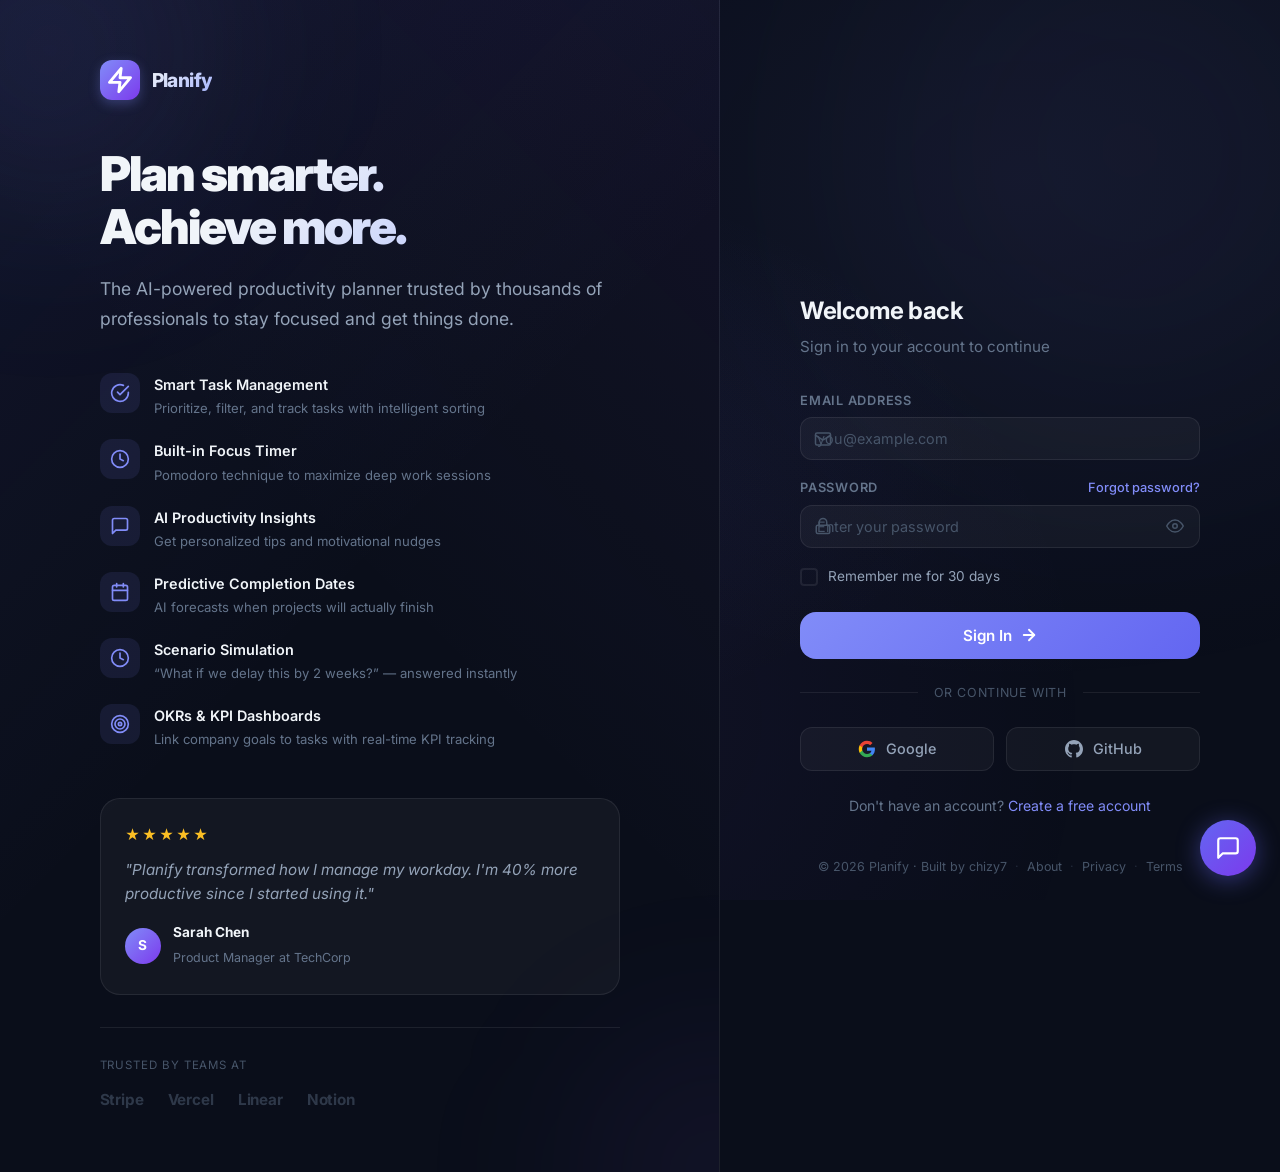
<file: index.html>
<!DOCTYPE html>
<html lang="en">
<head>
    <meta charset="UTF-8">
    <meta name="viewport" content="width=device-width, initial-scale=1.0">
    <title>Planify — AI Productivity Planner</title>
    <link rel="preconnect" href="https://fonts.googleapis.com">
    <link rel="preconnect" href="https://fonts.gstatic.com" crossorigin>
    <link href="https://fonts.googleapis.com/css2?family=Inter:wght@400;500;600;700;800;900&display=swap" rel="stylesheet">
    <link rel="stylesheet" href="style.css">
</head>
<body class="auth-body">

    <!-- Animated background -->
    <div class="bg-gradient"></div>

    <!-- Toast container -->
    <div id="toastContainer" class="toast-container"></div>

    <div class="auth-split">
        <!-- LEFT — Marketing / Hero Panel -->
        <div class="auth-hero">
            <div class="auth-hero-inner">
                <div class="auth-hero-logo">
                    <div class="logo-mark">
                        <svg width="28" height="28" viewBox="0 0 24 24" fill="none" stroke="currentColor" stroke-width="2.5" stroke-linecap="round" stroke-linejoin="round"><polygon points="13 2 3 14 12 14 11 22 21 10 12 10 13 2"/></svg>
                    </div>
                    <span class="logo-text">Planify</span>
                </div>

                <h1 class="auth-hero-title">Plan smarter.<br>Achieve more.</h1>
                <p class="auth-hero-subtitle">The AI-powered productivity planner trusted by thousands of professionals to stay focused and get things done.</p>

                <!-- Feature highlights -->
                <div class="auth-features">
                    <div class="auth-feature">
                        <div class="auth-feature-icon">
                            <svg width="20" height="20" viewBox="0 0 24 24" fill="none" stroke="currentColor" stroke-width="2" stroke-linecap="round" stroke-linejoin="round"><path d="M22 11.08V12a10 10 0 1 1-5.93-9.14"/><polyline points="22 4 12 14.01 9 11.01"/></svg>
                        </div>
                        <div>
                            <strong>Smart Task Management</strong>
                            <span>Prioritize, filter, and track tasks with intelligent sorting</span>
                        </div>
                    </div>
                    <div class="auth-feature">
                        <div class="auth-feature-icon">
                            <svg width="20" height="20" viewBox="0 0 24 24" fill="none" stroke="currentColor" stroke-width="2" stroke-linecap="round" stroke-linejoin="round"><circle cx="12" cy="12" r="10"/><polyline points="12 6 12 12 16 14"/></svg>
                        </div>
                        <div>
                            <strong>Built-in Focus Timer</strong>
                            <span>Pomodoro technique to maximize deep work sessions</span>
                        </div>
                    </div>
                    <div class="auth-feature">
                        <div class="auth-feature-icon">
                            <svg width="20" height="20" viewBox="0 0 24 24" fill="none" stroke="currentColor" stroke-width="2" stroke-linecap="round" stroke-linejoin="round"><path d="M21 15a2 2 0 0 1-2 2H7l-4 4V5a2 2 0 0 1 2-2h14a2 2 0 0 1 2 2z"/></svg>
                        </div>
                        <div>
                            <strong>AI Productivity Insights</strong>
                            <span>Get personalized tips and motivational nudges</span>
                        </div>
                    </div>
                    <div class="auth-feature">
                        <div class="auth-feature-icon">
                            <svg width="20" height="20" viewBox="0 0 24 24" fill="none" stroke="currentColor" stroke-width="2" stroke-linecap="round" stroke-linejoin="round"><rect x="3" y="4" width="18" height="18" rx="2" ry="2"/><line x1="16" y1="2" x2="16" y2="6"/><line x1="8" y1="2" x2="8" y2="6"/><line x1="3" y1="10" x2="21" y2="10"/></svg>
                        </div>
                        <div>
                            <strong>Predictive Completion Dates</strong>
                            <span>AI forecasts when projects will actually finish</span>
                        </div>
                    </div>
                    <div class="auth-feature">
                        <div class="auth-feature-icon">
                            <svg width="20" height="20" viewBox="0 0 24 24" fill="none" stroke="currentColor" stroke-width="2" stroke-linecap="round" stroke-linejoin="round"><circle cx="12" cy="12" r="10"/><path d="M12 6v6l4 2"/></svg>
                        </div>
                        <div>
                            <strong>Scenario Simulation</strong>
                            <span>&ldquo;What if we delay this by 2 weeks?&rdquo; — answered instantly</span>
                        </div>
                    </div>
                    <div class="auth-feature">
                        <div class="auth-feature-icon">
                            <svg width="20" height="20" viewBox="0 0 24 24" fill="none" stroke="currentColor" stroke-width="2" stroke-linecap="round" stroke-linejoin="round"><circle cx="12" cy="12" r="10"/><circle cx="12" cy="12" r="6"/><circle cx="12" cy="12" r="2"/></svg>
                        </div>
                        <div>
                            <strong>OKRs &amp; KPI Dashboards</strong>
                            <span>Link company goals to tasks with real-time KPI tracking</span>
                        </div>
                    </div>
                </div>

                <!-- Testimonial -->
                <div class="auth-testimonial">
                    <div class="auth-testimonial-stars">★★★★★</div>
                    <p>"Planify transformed how I manage my workday. I'm 40% more productive since I started using it."</p>
                    <div class="auth-testimonial-author">
                        <div class="testimonial-avatar">S</div>
                        <div>
                            <strong>Sarah Chen</strong>
                            <span>Product Manager at TechCorp</span>
                        </div>
                    </div>
                </div>

                <!-- Trusted by -->
                <div class="auth-trusted">
                    <span class="auth-trusted-label">Trusted by teams at</span>
                    <div class="auth-trusted-logos">
                        <span class="trusted-logo">Stripe</span>
                        <span class="trusted-logo">Vercel</span>
                        <span class="trusted-logo">Linear</span>
                        <span class="trusted-logo">Notion</span>
                    </div>
                </div>
            </div>
        </div>

        <!-- RIGHT — Login Form -->
        <div class="auth-form-panel">
            <div class="auth-form-inner">
                <div class="auth-form-header">
                    <!-- Mobile logo (hidden on desktop) -->
                    <div class="auth-mobile-logo">
                        <div class="logo-mark">
                            <svg width="24" height="24" viewBox="0 0 24 24" fill="none" stroke="currentColor" stroke-width="2.5" stroke-linecap="round" stroke-linejoin="round"><polygon points="13 2 3 14 12 14 11 22 21 10 12 10 13 2"/></svg>
                        </div>
                        <span class="logo-text">Planify</span>
                    </div>
                    <h2>Welcome back</h2>
                    <p>Sign in to your account to continue</p>
                </div>

                <form class="auth-form" onsubmit="login(); return false;">
                    <div class="input-group">
                        <label for="loginEmail">Email address</label>
                        <div class="input-wrapper">
                            <svg class="input-icon" width="18" height="18" viewBox="0 0 24 24" fill="none" stroke="currentColor" stroke-width="2" stroke-linecap="round" stroke-linejoin="round"><rect x="2" y="4" width="20" height="16" rx="2"/><path d="m22 7-8.97 5.7a1.94 1.94 0 0 1-2.06 0L2 7"/></svg>
                            <input type="email" id="loginEmail" placeholder="you@example.com" required>
                        </div>
                    </div>

                    <div class="input-group">
                        <div class="label-row">
                            <label for="loginPassword">Password</label>
                            <a href="#" class="forgot-link">Forgot password?</a>
                        </div>
                        <div class="input-wrapper">
                            <svg class="input-icon" width="18" height="18" viewBox="0 0 24 24" fill="none" stroke="currentColor" stroke-width="2" stroke-linecap="round" stroke-linejoin="round"><rect x="3" y="11" width="18" height="11" rx="2" ry="2"/><path d="M7 11V7a5 5 0 0 1 10 0v4"/></svg>
                            <input type="password" id="loginPassword" placeholder="Enter your password" required>
                            <button type="button" class="toggle-password" onclick="togglePasswordVisibility('loginPassword', this)" aria-label="Toggle password visibility">
                                <svg width="18" height="18" viewBox="0 0 24 24" fill="none" stroke="currentColor" stroke-width="2" stroke-linecap="round" stroke-linejoin="round"><path d="M1 12s4-8 11-8 11 8 11 8-4 8-11 8-11-8-11-8z"/><circle cx="12" cy="12" r="3"/></svg>
                            </button>
                        </div>
                    </div>

                    <div class="remember-row">
                        <label class="checkbox-label">
                            <input type="checkbox" id="rememberMe">
                            <span class="custom-checkbox"></span>
                            Remember me for 30 days
                        </label>
                    </div>

                    <button type="submit" class="btn btn-full btn-lg">
                        <span>Sign In</span>
                        <svg width="18" height="18" viewBox="0 0 24 24" fill="none" stroke="currentColor" stroke-width="2.5" stroke-linecap="round" stroke-linejoin="round"><line x1="5" y1="12" x2="19" y2="12"/><polyline points="12 5 19 12 12 19"/></svg>
                    </button>
                </form>

                <div class="auth-divider"><span>or continue with</span></div>

                <div class="social-buttons">
                    <button class="btn-social" onclick="showToast('Google sign-in coming soon!', 'info')">
                        <svg width="18" height="18" viewBox="0 0 24 24"><path d="M22.56 12.25c0-.78-.07-1.53-.2-2.25H12v4.26h5.92a5.06 5.06 0 0 1-2.2 3.32v2.77h3.57c2.08-1.92 3.28-4.74 3.28-8.1z" fill="#4285F4"/><path d="M12 23c2.97 0 5.46-.98 7.28-2.66l-3.57-2.77c-.98.66-2.23 1.06-3.71 1.06-2.86 0-5.29-1.93-6.16-4.53H2.18v2.84C3.99 20.53 7.7 23 12 23z" fill="#34A853"/><path d="M5.84 14.09c-.22-.66-.35-1.36-.35-2.09s.13-1.43.35-2.09V7.07H2.18C1.43 8.55 1 10.22 1 12s.43 3.45 1.18 4.93l2.85-2.22.81-.62z" fill="#FBBC05"/><path d="M12 5.38c1.62 0 3.06.56 4.21 1.64l3.15-3.15C17.45 2.09 14.97 1 12 1 7.7 1 3.99 3.47 2.18 7.07l3.66 2.84c.87-2.6 3.3-4.53 6.16-4.53z" fill="#EA4335"/></svg>
                        <span>Google</span>
                    </button>
                    <button class="btn-social" onclick="showToast('GitHub sign-in coming soon!', 'info')">
                        <svg width="18" height="18" viewBox="0 0 24 24" fill="currentColor"><path d="M12 0c-6.626 0-12 5.373-12 12 0 5.302 3.438 9.8 8.207 11.387.599.111.793-.261.793-.577v-2.234c-3.338.726-4.033-1.416-4.033-1.416-.546-1.387-1.333-1.756-1.333-1.756-1.089-.745.083-.729.083-.729 1.205.084 1.839 1.237 1.839 1.237 1.07 1.834 2.807 1.304 3.492.997.107-.775.418-1.305.762-1.604-2.665-.305-5.467-1.334-5.467-5.931 0-1.311.469-2.381 1.236-3.221-.124-.303-.535-1.524.117-3.176 0 0 1.008-.322 3.301 1.23.957-.266 1.983-.399 3.003-.404 1.02.005 2.047.138 3.006.404 2.291-1.552 3.297-1.23 3.297-1.23.653 1.653.242 2.874.118 3.176.77.84 1.235 1.911 1.235 3.221 0 4.609-2.807 5.624-5.479 5.921.43.372.823 1.102.823 2.222v3.293c0 .319.192.694.801.576 4.765-1.589 8.199-6.086 8.199-11.386 0-6.627-5.373-12-12-12z"/></svg>
                        <span>GitHub</span>
                    </button>
                </div>

                <p class="auth-switch">
                    Don't have an account?
                    <a href="signup.html">Create a free account</a>
                </p>

                <!-- Footer -->
                <div class="auth-footer">
                    <span>&copy; 2026 Planify &middot; Built by <a href="https://github.com/chizy7" target="_blank" rel="noopener noreferrer">chizy7</a></span>
                    <span class="auth-footer-sep">&middot;</span>
                    <a href="about.html">About</a>
                    <span class="auth-footer-sep">·</span>
                    <a href="#">Privacy</a>
                    <span class="auth-footer-sep">·</span>
                    <a href="#">Terms</a>
                </div>
            </div>
        </div>
    </div>

<script src="auth.js"></script>
<script src="chatbot.js"></script>
</body>
</html>
</file>
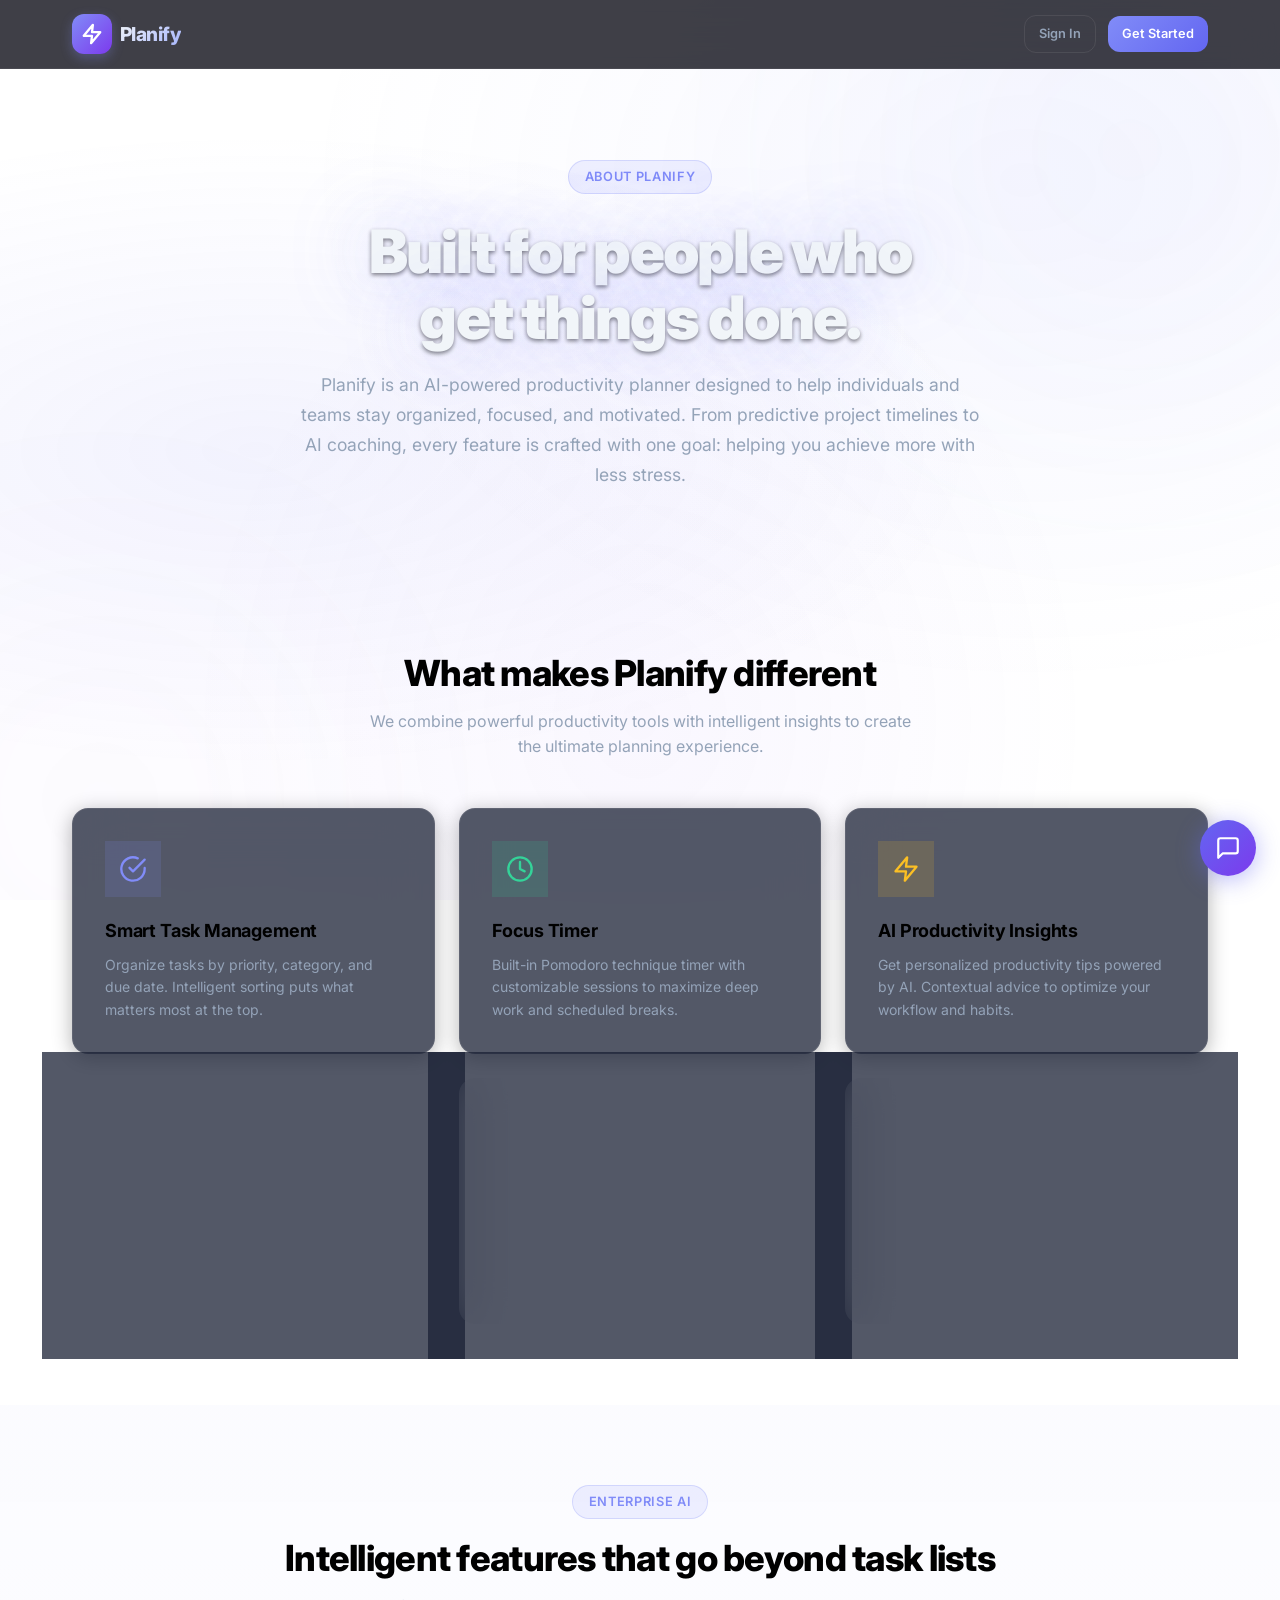
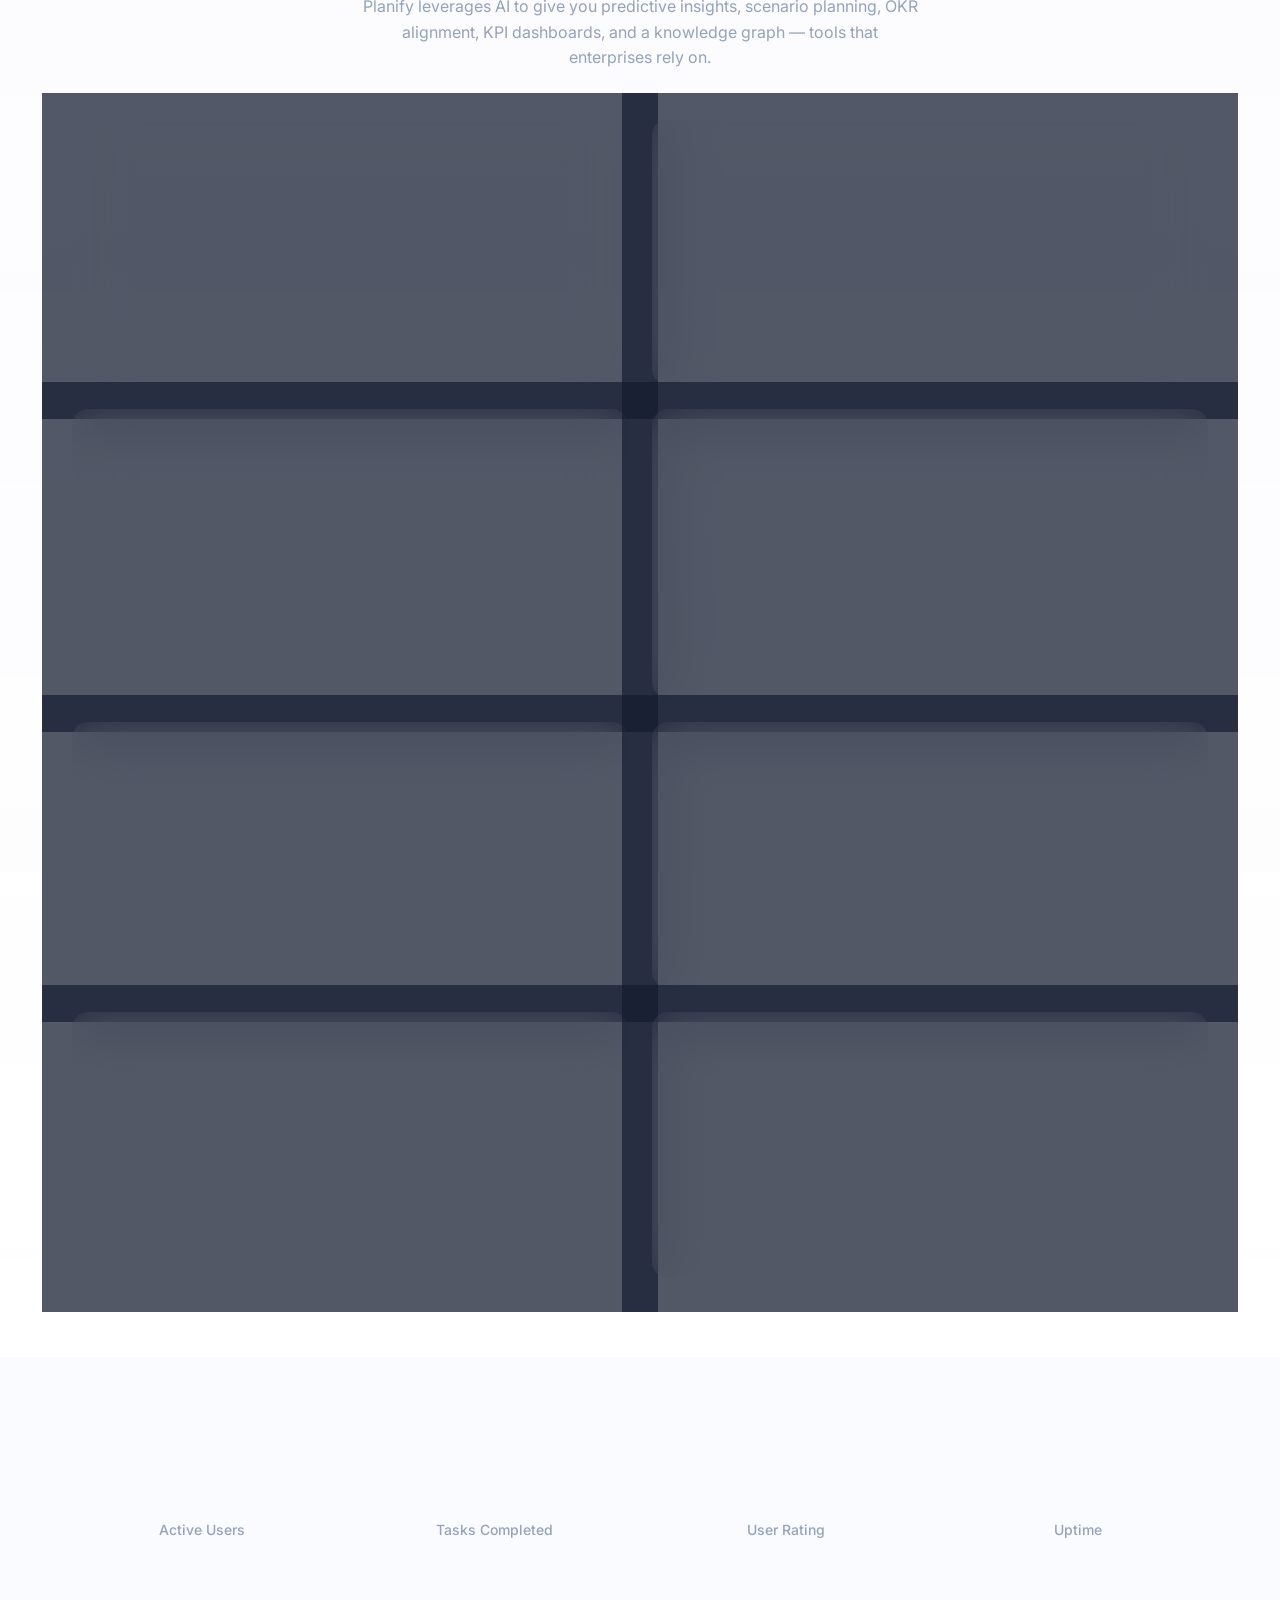
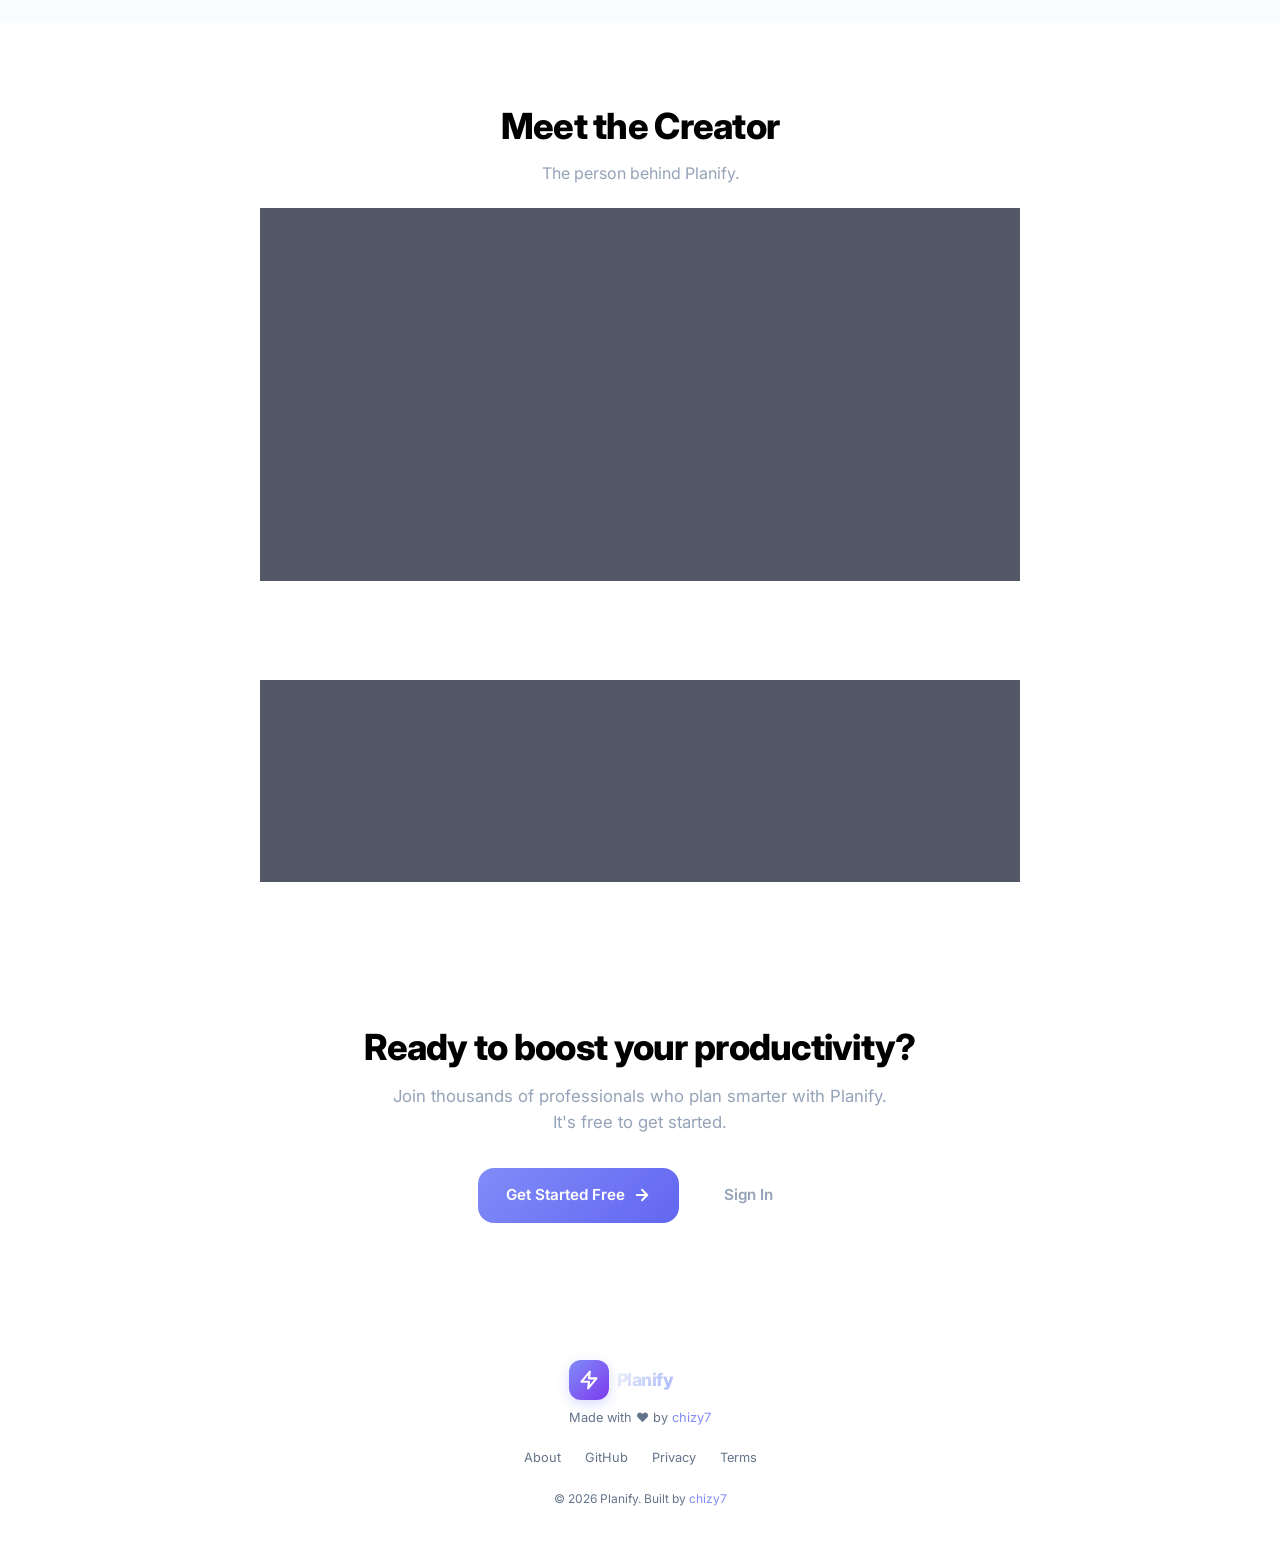
<file: about.html>
<!DOCTYPE html>
<html lang="en">
<head>
    <meta charset="UTF-8">
    <meta name="viewport" content="width=device-width, initial-scale=1.0">
    <title>Planify — About</title>
    <link rel="preconnect" href="https://fonts.googleapis.com">
    <link rel="preconnect" href="https://fonts.gstatic.com" crossorigin>
    <link href="https://fonts.googleapis.com/css2?family=Inter:wght@400;500;600;700;800;900&display=swap" rel="stylesheet">
    <link rel="stylesheet" href="style.css">
</head>
<body class="about-body">

    <!-- Animated background -->
    <div class="bg-gradient"></div>

    <!-- Navigation -->
    <nav class="about-nav">
        <div class="about-nav-inner">
            <a href="index.html" class="about-nav-logo">
                <div class="logo-mark">
                    <svg width="22" height="22" viewBox="0 0 24 24" fill="none" stroke="currentColor" stroke-width="2.5" stroke-linecap="round" stroke-linejoin="round"><polygon points="13 2 3 14 12 14 11 22 21 10 12 10 13 2"/></svg>
                </div>
                <span class="logo-text">Planify</span>
            </a>
            <div class="about-nav-links">
                <a href="index.html" class="btn btn-outline btn-sm">Sign In</a>
                <a href="signup.html" class="btn btn-sm">Get Started</a>
            </div>
        </div>
    </nav>

    <!-- Hero Section -->
    <section class="about-hero">
        <div class="about-container">
            <div class="about-hero-badge">About Planify</div>
            <h1 class="about-hero-title">Built for people who<br>get things done.</h1>
            <p class="about-hero-desc">
                Planify is an AI-powered productivity planner designed to help individuals and teams stay organized, 
                focused, and motivated. From predictive project timelines to AI coaching, every feature is crafted 
                with one goal: helping you achieve more with less stress.
            </p>
        </div>
    </section>

    <!-- Features Section -->
    <section class="about-section">
        <div class="about-container">
            <div class="about-section-header">
                <h2>What makes Planify different</h2>
                <p>We combine powerful productivity tools with intelligent insights to create the ultimate planning experience.</p>
            </div>
            <div class="about-features-grid">
                <div class="about-feature-card glass-card">
                    <div class="about-feature-icon" style="background: rgba(129,140,248,0.15); color: #818cf8;">
                        <svg width="28" height="28" viewBox="0 0 24 24" fill="none" stroke="currentColor" stroke-width="2" stroke-linecap="round" stroke-linejoin="round"><path d="M22 11.08V12a10 10 0 1 1-5.93-9.14"/><polyline points="22 4 12 14.01 9 11.01"/></svg>
                    </div>
                    <h3>Smart Task Management</h3>
                    <p>Organize tasks by priority, category, and due date. Intelligent sorting puts what matters most at the top.</p>
                </div>
                <div class="about-feature-card glass-card">
                    <div class="about-feature-icon" style="background: rgba(52,211,153,0.15); color: #34d399;">
                        <svg width="28" height="28" viewBox="0 0 24 24" fill="none" stroke="currentColor" stroke-width="2" stroke-linecap="round" stroke-linejoin="round"><circle cx="12" cy="12" r="10"/><polyline points="12 6 12 12 16 14"/></svg>
                    </div>
                    <h3>Focus Timer</h3>
                    <p>Built-in Pomodoro technique timer with customizable sessions to maximize deep work and scheduled breaks.</p>
                </div>
                <div class="about-feature-card glass-card">
                    <div class="about-feature-icon" style="background: rgba(251,191,36,0.15); color: #fbbf24;">
                        <svg width="28" height="28" viewBox="0 0 24 24" fill="none" stroke="currentColor" stroke-width="2" stroke-linecap="round" stroke-linejoin="round"><polygon points="13 2 3 14 12 14 11 22 21 10 12 10 13 2"/></svg>
                    </div>
                    <h3>AI Productivity Insights</h3>
                    <p>Get personalized productivity tips powered by AI. Contextual advice to optimize your workflow and habits.</p>
                </div>
                <div class="about-feature-card glass-card">
                    <div class="about-feature-icon" style="background: rgba(248,113,113,0.15); color: #f87171;">
                        <svg width="28" height="28" viewBox="0 0 24 24" fill="none" stroke="currentColor" stroke-width="2" stroke-linecap="round" stroke-linejoin="round"><path d="M18 20V10"/><path d="M12 20V4"/><path d="M6 20v-6"/></svg>
                    </div>
                    <h3>Progress Analytics</h3>
                    <p>Visual progress tracking with streak counters, completion rates, and daily performance snapshots.</p>
                </div>
                <div class="about-feature-card glass-card">
                    <div class="about-feature-icon" style="background: rgba(167,139,250,0.15); color: #a78bfa;">
                        <svg width="28" height="28" viewBox="0 0 24 24" fill="none" stroke="currentColor" stroke-width="2" stroke-linecap="round" stroke-linejoin="round"><rect x="2" y="4" width="20" height="16" rx="2"/><path d="M6 8h.001M10 8h.001M14 8h.001M18 8h.001M8 12h.001M12 12h.001M16 12h.001M18 12h.001M7 16h10"/></svg>
                    </div>
                    <h3>Keyboard Shortcuts</h3>
                    <p>Power-user keyboard shortcuts for lightning-fast task management without touching the mouse.</p>
                </div>
                <div class="about-feature-card glass-card">
                    <div class="about-feature-icon" style="background: rgba(96,165,250,0.15); color: #60a5fa;">
                        <svg width="28" height="28" viewBox="0 0 24 24" fill="none" stroke="currentColor" stroke-width="2" stroke-linecap="round" stroke-linejoin="round"><rect x="2" y="3" width="20" height="14" rx="2" ry="2"/><line x1="8" y1="21" x2="16" y2="21"/><line x1="12" y1="17" x2="12" y2="21"/></svg>
                    </div>
                    <h3>Works Everywhere</h3>
                    <p>No downloads required. Responsive design works beautifully on desktop, tablet, and mobile devices.</p>
                </div>
            </div>
        </div>
    </section>

    <!-- Enterprise AI Section -->
    <section class="about-section about-enterprise-section">
        <div class="about-container">
            <div class="about-section-header">
                <div class="about-hero-badge" style="margin-bottom: 1rem;">Enterprise AI</div>
                <h2>Intelligent features that go beyond task lists</h2>
                <p>Planify leverages AI to give you predictive insights, scenario planning, OKR alignment, KPI dashboards, and a knowledge graph — tools that enterprises rely on.</p>
            </div>

            <div class="enterprise-grid">
                <!-- Predictive Completion Dates -->
                <div class="enterprise-card glass-card">
                    <div class="enterprise-card-icon" style="background: linear-gradient(135deg, rgba(99,102,241,0.2), rgba(129,140,248,0.1));">
                        <svg width="32" height="32" viewBox="0 0 24 24" fill="none" stroke="#818cf8" stroke-width="2" stroke-linecap="round" stroke-linejoin="round"><rect x="3" y="4" width="18" height="18" rx="2" ry="2"/><line x1="16" y1="2" x2="16" y2="6"/><line x1="8" y1="2" x2="8" y2="6"/><line x1="3" y1="10" x2="21" y2="10"/><path d="M8 14h.01M12 14h.01M16 14h.01M8 18h.01M12 18h.01"/></svg>
                    </div>
                    <div class="enterprise-card-content">
                        <h3>Predictive Project Completion Dates</h3>
                        <p>Our AI analyzes your velocity, task complexity, and historical patterns to predict when projects will actually finish — not just when they're <em>planned</em> to finish.</p>
                        <ul class="enterprise-features">
                            <li>
                                <svg width="16" height="16" viewBox="0 0 24 24" fill="none" stroke="var(--accent)" stroke-width="2.5" stroke-linecap="round" stroke-linejoin="round"><polyline points="20 6 9 17 4 12"/></svg>
                                <span>Velocity-based timeline forecasting</span>
                            </li>
                            <li>
                                <svg width="16" height="16" viewBox="0 0 24 24" fill="none" stroke="var(--accent)" stroke-width="2.5" stroke-linecap="round" stroke-linejoin="round"><polyline points="20 6 9 17 4 12"/></svg>
                                <span>Confidence intervals (best / likely / worst case)</span>
                            </li>
                            <li>
                                <svg width="16" height="16" viewBox="0 0 24 24" fill="none" stroke="var(--accent)" stroke-width="2.5" stroke-linecap="round" stroke-linejoin="round"><polyline points="20 6 9 17 4 12"/></svg>
                                <span>Auto-adjusts as progress changes</span>
                            </li>
                        </ul>
                    </div>
                </div>

                <!-- Scenario Simulation -->
                <div class="enterprise-card glass-card">
                    <div class="enterprise-card-icon" style="background: linear-gradient(135deg, rgba(251,191,36,0.2), rgba(245,158,11,0.1));">
                        <svg width="32" height="32" viewBox="0 0 24 24" fill="none" stroke="#fbbf24" stroke-width="2" stroke-linecap="round" stroke-linejoin="round"><circle cx="12" cy="12" r="10"/><path d="M12 6v6l4 2"/></svg>
                    </div>
                    <div class="enterprise-card-content">
                        <h3>Scenario Simulation</h3>
                        <p>Ask &ldquo;What if we delay this by 2 weeks?&rdquo; and see the ripple effects across your entire project timeline instantly. Model decisions before you commit.</p>
                        <ul class="enterprise-features">
                            <li>
                                <svg width="16" height="16" viewBox="0 0 24 24" fill="none" stroke="#fbbf24" stroke-width="2.5" stroke-linecap="round" stroke-linejoin="round"><polyline points="20 6 9 17 4 12"/></svg>
                                <span>&ldquo;What if&rdquo; timeline modeling</span>
                            </li>
                            <li>
                                <svg width="16" height="16" viewBox="0 0 24 24" fill="none" stroke="#fbbf24" stroke-width="2.5" stroke-linecap="round" stroke-linejoin="round"><polyline points="20 6 9 17 4 12"/></svg>
                                <span>Dependency chain impact analysis</span>
                            </li>
                            <li>
                                <svg width="16" height="16" viewBox="0 0 24 24" fill="none" stroke="#fbbf24" stroke-width="2.5" stroke-linecap="round" stroke-linejoin="round"><polyline points="20 6 9 17 4 12"/></svg>
                                <span>Compare multiple scenario branches side-by-side</span>
                            </li>
                        </ul>
                    </div>
                </div>

                <!-- AI Coaching for Managers -->
                <div class="enterprise-card glass-card">
                    <div class="enterprise-card-icon" style="background: linear-gradient(135deg, rgba(52,211,153,0.2), rgba(16,185,129,0.1));">
                        <svg width="32" height="32" viewBox="0 0 24 24" fill="none" stroke="#34d399" stroke-width="2" stroke-linecap="round" stroke-linejoin="round"><path d="M17 21v-2a4 4 0 0 0-4-4H5a4 4 0 0 0-4 4v2"/><circle cx="9" cy="7" r="4"/><path d="M23 21v-2a4 4 0 0 0-3-3.87"/><path d="M16 3.13a4 4 0 0 1 0 7.75"/></svg>
                    </div>
                    <div class="enterprise-card-content">
                        <h3>AI Coaching for Managers</h3>
                        <p>Get real-time coaching on workload distribution, team burnout risk, and optimal task delegation. Like having a management consultant built into your planner.</p>
                        <ul class="enterprise-features">
                            <li>
                                <svg width="16" height="16" viewBox="0 0 24 24" fill="none" stroke="#34d399" stroke-width="2.5" stroke-linecap="round" stroke-linejoin="round"><polyline points="20 6 9 17 4 12"/></svg>
                                <span>Workload balance recommendations</span>
                            </li>
                            <li>
                                <svg width="16" height="16" viewBox="0 0 24 24" fill="none" stroke="#34d399" stroke-width="2.5" stroke-linecap="round" stroke-linejoin="round"><polyline points="20 6 9 17 4 12"/></svg>
                                <span>Burnout & overload early-warning alerts</span>
                            </li>
                            <li>
                                <svg width="16" height="16" viewBox="0 0 24 24" fill="none" stroke="#34d399" stroke-width="2.5" stroke-linecap="round" stroke-linejoin="round"><polyline points="20 6 9 17 4 12"/></svg>
                                <span>Delegation suggestions based on team strengths</span>
                            </li>
                        </ul>
                    </div>
                </div>

                <!-- Knowledge Graph -->
                <div class="enterprise-card glass-card">
                    <div class="enterprise-card-icon" style="background: linear-gradient(135deg, rgba(167,139,250,0.2), rgba(139,92,246,0.1));">
                        <svg width="32" height="32" viewBox="0 0 24 24" fill="none" stroke="#a78bfa" stroke-width="2" stroke-linecap="round" stroke-linejoin="round"><circle cx="12" cy="5" r="3"/><circle cx="5" cy="19" r="3"/><circle cx="19" cy="19" r="3"/><line x1="12" y1="8" x2="5" y2="16"/><line x1="12" y1="8" x2="19" y2="16"/><line x1="5" y1="19" x2="19" y2="19"/></svg>
                    </div>
                    <div class="enterprise-card-content">
                        <h3>Knowledge Graph of Company Work</h3>
                        <p>Planify maps relationships between tasks, people, projects, and decisions to build a living knowledge graph. Discover hidden dependencies and institutional knowledge at a glance.</p>
                        <ul class="enterprise-features">
                            <li>
                                <svg width="16" height="16" viewBox="0 0 24 24" fill="none" stroke="#a78bfa" stroke-width="2.5" stroke-linecap="round" stroke-linejoin="round"><polyline points="20 6 9 17 4 12"/></svg>
                                <span>Auto-mapped task & project relationships</span>
                            </li>
                            <li>
                                <svg width="16" height="16" viewBox="0 0 24 24" fill="none" stroke="#a78bfa" stroke-width="2.5" stroke-linecap="round" stroke-linejoin="round"><polyline points="20 6 9 17 4 12"/></svg>
                                <span>Visual dependency graph explorer</span>
                            </li>
                            <li>
                                <svg width="16" height="16" viewBox="0 0 24 24" fill="none" stroke="#a78bfa" stroke-width="2.5" stroke-linecap="round" stroke-linejoin="round"><polyline points="20 6 9 17 4 12"/></svg>
                                <span>Searchable institutional knowledge base</span>
                            </li>
                        </ul>
                    </div>
                </div>

                <!-- Company OKRs -->
                <div class="enterprise-card glass-card">
                    <div class="enterprise-card-icon" style="background: linear-gradient(135deg, rgba(244,114,182,0.2), rgba(236,72,153,0.1));">
                        <svg width="32" height="32" viewBox="0 0 24 24" fill="none" stroke="#f472b6" stroke-width="2" stroke-linecap="round" stroke-linejoin="round"><circle cx="12" cy="12" r="10"/><circle cx="12" cy="12" r="6"/><circle cx="12" cy="12" r="2"/></svg>
                    </div>
                    <div class="enterprise-card-content">
                        <h3>Company-Level OKRs Linked to Tasks</h3>
                        <p>Define Objectives and Key Results at the company, team, and individual level — then link every task directly to the goals they move forward.</p>
                        <ul class="enterprise-features">
                            <li>
                                <svg width="16" height="16" viewBox="0 0 24 24" fill="none" stroke="#f472b6" stroke-width="2.5" stroke-linecap="round" stroke-linejoin="round"><polyline points="20 6 9 17 4 12"/></svg>
                                <span>Cascading OKRs: company → team → individual</span>
                            </li>
                            <li>
                                <svg width="16" height="16" viewBox="0 0 24 24" fill="none" stroke="#f472b6" stroke-width="2.5" stroke-linecap="round" stroke-linejoin="round"><polyline points="20 6 9 17 4 12"/></svg>
                                <span>Every task maps to a Key Result automatically</span>
                            </li>
                            <li>
                                <svg width="16" height="16" viewBox="0 0 24 24" fill="none" stroke="#f472b6" stroke-width="2.5" stroke-linecap="round" stroke-linejoin="round"><polyline points="20 6 9 17 4 12"/></svg>
                                <span>Real-time OKR progress rollups across the org</span>
                            </li>
                        </ul>
                    </div>
                </div>

                <!-- Progress Forecasting -->
                <div class="enterprise-card glass-card">
                    <div class="enterprise-card-icon" style="background: linear-gradient(135deg, rgba(56,189,248,0.2), rgba(14,165,233,0.1));">
                        <svg width="32" height="32" viewBox="0 0 24 24" fill="none" stroke="#38bdf8" stroke-width="2" stroke-linecap="round" stroke-linejoin="round"><polyline points="22 12 18 12 15 21 9 3 6 12 2 12"/></svg>
                    </div>
                    <div class="enterprise-card-content">
                        <h3>Progress Forecasting</h3>
                        <p>Go beyond historical tracking. Planify's AI projects future completion rates, identifies bottlenecks before they happen, and flags goals at risk of falling behind.</p>
                        <ul class="enterprise-features">
                            <li>
                                <svg width="16" height="16" viewBox="0 0 24 24" fill="none" stroke="#38bdf8" stroke-width="2.5" stroke-linecap="round" stroke-linejoin="round"><polyline points="20 6 9 17 4 12"/></svg>
                                <span>Trend-line projections for every objective</span>
                            </li>
                            <li>
                                <svg width="16" height="16" viewBox="0 0 24 24" fill="none" stroke="#38bdf8" stroke-width="2.5" stroke-linecap="round" stroke-linejoin="round"><polyline points="20 6 9 17 4 12"/></svg>
                                <span>Bottleneck detection &amp; early risk warnings</span>
                            </li>
                            <li>
                                <svg width="16" height="16" viewBox="0 0 24 24" fill="none" stroke="#38bdf8" stroke-width="2.5" stroke-linecap="round" stroke-linejoin="round"><polyline points="20 6 9 17 4 12"/></svg>
                                <span>Weekly AI-generated progress summaries</span>
                            </li>
                        </ul>
                    </div>
                </div>

                <!-- AI Goal Suggestions -->
                <div class="enterprise-card glass-card">
                    <div class="enterprise-card-icon" style="background: linear-gradient(135deg, rgba(251,146,60,0.2), rgba(234,88,12,0.1));">
                        <svg width="32" height="32" viewBox="0 0 24 24" fill="none" stroke="#fb923c" stroke-width="2" stroke-linecap="round" stroke-linejoin="round"><path d="M12 2L2 7l10 5 10-5-10-5z"/><path d="M2 17l10 5 10-5"/><path d="M2 12l10 5 10-5"/></svg>
                    </div>
                    <div class="enterprise-card-content">
                        <h3>AI Suggestions to Improve Goal Achievement</h3>
                        <p>Planify analyzes patterns across your tasks and goals, then surfaces concrete actions — reprioritize this, delegate that, break this down — to keep you on track.</p>
                        <ul class="enterprise-features">
                            <li>
                                <svg width="16" height="16" viewBox="0 0 24 24" fill="none" stroke="#fb923c" stroke-width="2.5" stroke-linecap="round" stroke-linejoin="round"><polyline points="20 6 9 17 4 12"/></svg>
                                <span>Smart reprioritization recommendations</span>
                            </li>
                            <li>
                                <svg width="16" height="16" viewBox="0 0 24 24" fill="none" stroke="#fb923c" stroke-width="2.5" stroke-linecap="round" stroke-linejoin="round"><polyline points="20 6 9 17 4 12"/></svg>
                                <span>Task decomposition suggestions for stuck goals</span>
                            </li>
                            <li>
                                <svg width="16" height="16" viewBox="0 0 24 24" fill="none" stroke="#fb923c" stroke-width="2.5" stroke-linecap="round" stroke-linejoin="round"><polyline points="20 6 9 17 4 12"/></svg>
                                <span>Resource reallocation nudges based on capacity</span>
                            </li>
                        </ul>
                    </div>
                </div>

                <!-- KPI Tracking Dashboards -->
                <div class="enterprise-card glass-card">
                    <div class="enterprise-card-icon" style="background: linear-gradient(135deg, rgba(45,212,191,0.2), rgba(20,184,166,0.1));">
                        <svg width="32" height="32" viewBox="0 0 24 24" fill="none" stroke="#2dd4bf" stroke-width="2" stroke-linecap="round" stroke-linejoin="round"><rect x="3" y="3" width="7" height="7"/><rect x="14" y="3" width="7" height="7"/><rect x="14" y="14" width="7" height="7"/><rect x="3" y="14" width="7" height="7"/></svg>
                    </div>
                    <div class="enterprise-card-content">
                        <h3>KPI Tracking Dashboards</h3>
                        <p>Customizable executive dashboards that surface the metrics that matter — task throughput, cycle time, goal attainment, team velocity — all updating in real time.</p>
                        <ul class="enterprise-features">
                            <li>
                                <svg width="16" height="16" viewBox="0 0 24 24" fill="none" stroke="#2dd4bf" stroke-width="2.5" stroke-linecap="round" stroke-linejoin="round"><polyline points="20 6 9 17 4 12"/></svg>
                                <span>Drag-and-drop dashboard builder</span>
                            </li>
                            <li>
                                <svg width="16" height="16" viewBox="0 0 24 24" fill="none" stroke="#2dd4bf" stroke-width="2.5" stroke-linecap="round" stroke-linejoin="round"><polyline points="20 6 9 17 4 12"/></svg>
                                <span>Pre-built templates for engineering, product &amp; ops</span>
                            </li>
                            <li>
                                <svg width="16" height="16" viewBox="0 0 24 24" fill="none" stroke="#2dd4bf" stroke-width="2.5" stroke-linecap="round" stroke-linejoin="round"><polyline points="20 6 9 17 4 12"/></svg>
                                <span>Shareable reports with scheduled email digests</span>
                            </li>
                        </ul>
                    </div>
                </div>
            </div>
        </div>
    </section>

    <!-- Stats Section -->
    <section class="about-section about-stats-section">
        <div class="about-container">
            <div class="about-stats-grid">
                <div class="about-stat-block">
                    <div class="about-stat-number">50K+</div>
                    <div class="about-stat-label">Active Users</div>
                </div>
                <div class="about-stat-block">
                    <div class="about-stat-number">2M+</div>
                    <div class="about-stat-label">Tasks Completed</div>
                </div>
                <div class="about-stat-block">
                    <div class="about-stat-number">4.9</div>
                    <div class="about-stat-label">User Rating</div>
                </div>
                <div class="about-stat-block">
                    <div class="about-stat-number">99.9%</div>
                    <div class="about-stat-label">Uptime</div>
                </div>
            </div>
        </div>
    </section>

    <!-- Creator Section -->
    <section class="about-section">
        <div class="about-container">
            <div class="about-section-header">
                <h2>Meet the Creator</h2>
                <p>The person behind Planify.</p>
            </div>
            <div class="about-creator glass-card">
                <div class="about-creator-avatar">
                    <svg width="48" height="48" viewBox="0 0 24 24" fill="none" stroke="currentColor" stroke-width="1.5" stroke-linecap="round" stroke-linejoin="round"><path d="M20 21v-2a4 4 0 0 0-4-4H8a4 4 0 0 0-4 4v2"/><circle cx="12" cy="7" r="4"/></svg>
                </div>
                <div class="about-creator-info">
                    <h3>chizy7</h3>
                    <p class="about-creator-role">Creator & Developer</p>
                    <p class="about-creator-bio">
                        Planify was built by <strong>chizy7</strong> — a developer passionate about building tools that help 
                        people be more productive and organized. What started as a personal productivity experiment grew into a 
                        full-featured planner used by thousands.
                    </p>
                    <div class="about-creator-links">
                        <a href="https://github.com/chizy7" target="_blank" rel="noopener noreferrer" class="about-creator-link">
                            <svg width="20" height="20" viewBox="0 0 24 24" fill="currentColor"><path d="M12 0c-6.626 0-12 5.373-12 12 0 5.302 3.438 9.8 8.207 11.387.599.111.793-.261.793-.577v-2.234c-3.338.726-4.033-1.416-4.033-1.416-.546-1.387-1.333-1.756-1.333-1.756-1.089-.745.083-.729.083-.729 1.205.084 1.839 1.237 1.839 1.237 1.07 1.834 2.807 1.304 3.492.997.107-.775.418-1.305.762-1.604-2.665-.305-5.467-1.334-5.467-5.931 0-1.311.469-2.381 1.236-3.221-.124-.303-.535-1.524.117-3.176 0 0 1.008-.322 3.301 1.23.957-.266 1.983-.399 3.003-.404 1.02.005 2.047.138 3.006.404 2.291-1.552 3.297-1.23 3.297-1.23.653 1.653.242 2.874.118 3.176.77.84 1.235 1.911 1.235 3.221 0 4.609-2.807 5.624-5.479 5.921.43.372.823 1.102.823 2.222v3.293c0 .319.192.694.801.576 4.765-1.589 8.199-6.086 8.199-11.386 0-6.627-5.373-12-12-12z"/></svg>
                            <span>github.com/chizy7</span>
                        </a>
                    </div>
                </div>
            </div>
        </div>
    </section>

    <!-- Open Source Section -->
    <section class="about-section">
        <div class="about-container">
            <div class="about-opensource glass-card">
                <div class="about-opensource-icon">
                    <svg width="32" height="32" viewBox="0 0 24 24" fill="none" stroke="currentColor" stroke-width="2" stroke-linecap="round" stroke-linejoin="round"><path d="M9 19c-5 1.5-5-2.5-7-3m14 6v-3.87a3.37 3.37 0 0 0-.94-2.61c3.14-.35 6.44-1.54 6.44-7A5.44 5.44 0 0 0 20 4.77 5.07 5.07 0 0 0 19.91 1S18.73.65 16 2.48a13.38 13.38 0 0 0-7 0C6.27.65 5.09 1 5.09 1A5.07 5.07 0 0 0 5 4.77a5.44 5.44 0 0 0-1.5 3.78c0 5.42 3.3 6.61 6.44 7A3.37 3.37 0 0 0 9 18.13V22"/></svg>
                </div>
                <div class="about-opensource-text">
                    <h3>Open Source on GitHub</h3>
                    <p>Planify is proudly open source. Explore the code, report issues, or contribute on GitHub.</p>
                </div>
                <a href="https://github.com/chizy7" target="_blank" rel="noopener noreferrer" class="btn">
                    <svg width="18" height="18" viewBox="0 0 24 24" fill="currentColor"><path d="M12 0c-6.626 0-12 5.373-12 12 0 5.302 3.438 9.8 8.207 11.387.599.111.793-.261.793-.577v-2.234c-3.338.726-4.033-1.416-4.033-1.416-.546-1.387-1.333-1.756-1.333-1.756-1.089-.745.083-.729.083-.729 1.205.084 1.839 1.237 1.839 1.237 1.07 1.834 2.807 1.304 3.492.997.107-.775.418-1.305.762-1.604-2.665-.305-5.467-1.334-5.467-5.931 0-1.311.469-2.381 1.236-3.221-.124-.303-.535-1.524.117-3.176 0 0 1.008-.322 3.301 1.23.957-.266 1.983-.399 3.003-.404 1.02.005 2.047.138 3.006.404 2.291-1.552 3.297-1.23 3.297-1.23.653 1.653.242 2.874.118 3.176.77.84 1.235 1.911 1.235 3.221 0 4.609-2.807 5.624-5.479 5.921.43.372.823 1.102.823 2.222v3.293c0 .319.192.694.801.576 4.765-1.589 8.199-6.086 8.199-11.386 0-6.627-5.373-12-12-12z"/></svg>
                    View on GitHub
                </a>
            </div>
        </div>
    </section>

    <!-- CTA Section -->
    <section class="about-section about-cta-section">
        <div class="about-container">
            <div class="about-cta">
                <h2>Ready to boost your productivity?</h2>
                <p>Join thousands of professionals who plan smarter with Planify. It's free to get started.</p>
                <div class="about-cta-buttons">
                    <a href="signup.html" class="btn btn-lg">
                        <span>Get Started Free</span>
                        <svg width="18" height="18" viewBox="0 0 24 24" fill="none" stroke="currentColor" stroke-width="2.5" stroke-linecap="round" stroke-linejoin="round"><line x1="5" y1="12" x2="19" y2="12"/><polyline points="12 5 19 12 12 19"/></svg>
                    </a>
                    <a href="index.html" class="btn btn-outline btn-lg">Sign In</a>
                </div>
            </div>
        </div>
    </section>

    <!-- Footer -->
    <footer class="about-footer">
        <div class="about-container">
            <div class="about-footer-inner">
                <div class="about-footer-brand">
                    <div class="about-nav-logo">
                        <div class="logo-mark">
                            <svg width="20" height="20" viewBox="0 0 24 24" fill="none" stroke="currentColor" stroke-width="2.5" stroke-linecap="round" stroke-linejoin="round"><polygon points="13 2 3 14 12 14 11 22 21 10 12 10 13 2"/></svg>
                        </div>
                        <span class="logo-text" style="font-size: 1.1rem;">Planify</span>
                    </div>
                    <p>Made with &#10084; by <a href="https://github.com/chizy7" target="_blank" rel="noopener noreferrer">chizy7</a></p>
                </div>
                <div class="about-footer-links">
                    <a href="about.html">About</a>
                    <a href="https://github.com/chizy7" target="_blank" rel="noopener noreferrer">GitHub</a>
                    <a href="#">Privacy</a>
                    <a href="#">Terms</a>
                </div>
                <div class="about-footer-copy">
                    &copy; 2026 Planify. Built by <a href="https://github.com/chizy7" target="_blank" rel="noopener noreferrer">chizy7</a>
                </div>
            </div>
        </div>
    </footer>

<script src="chatbot.js"></script>
</body>
</html>
</file>
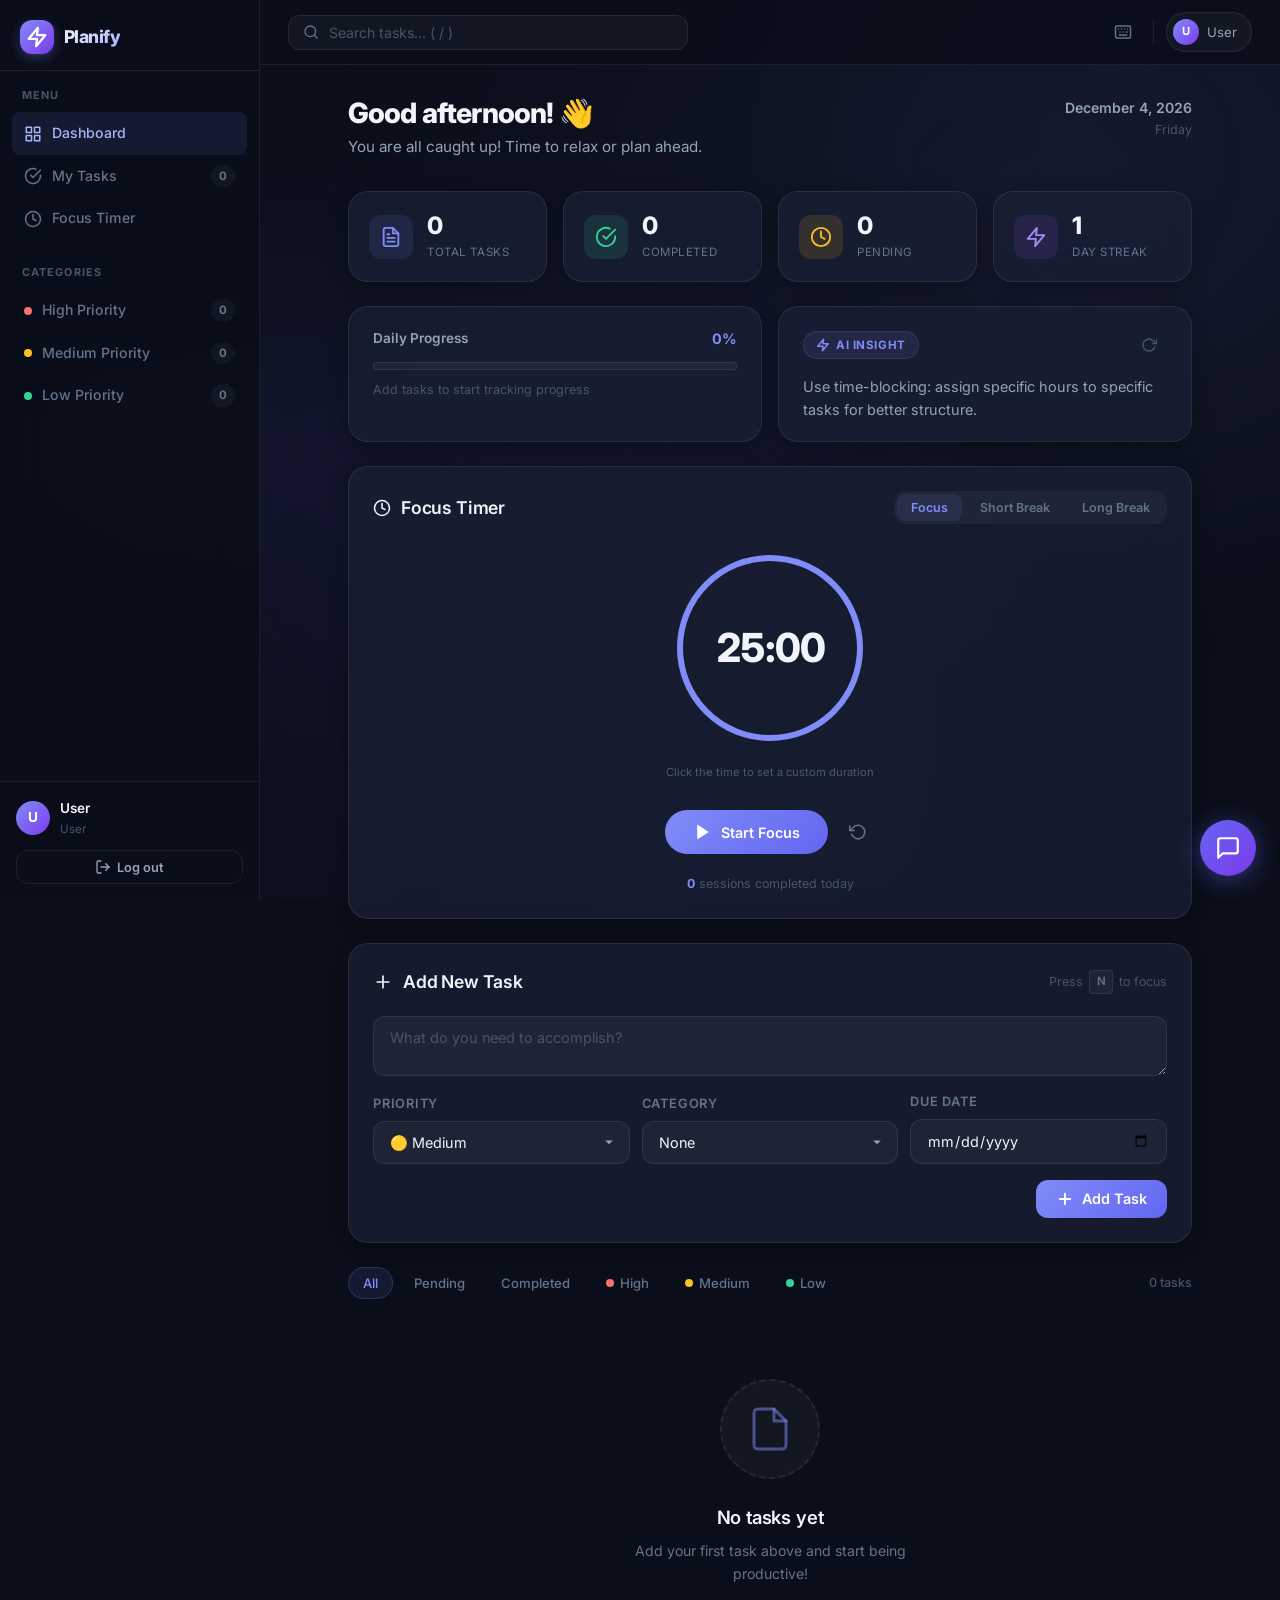
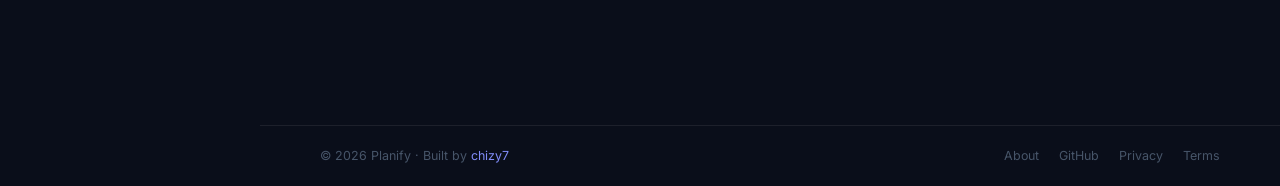
<file: planner.html>
<!DOCTYPE html>
<html lang="en">
<head>
    <meta charset="UTF-8">
    <meta name="viewport" content="width=device-width, initial-scale=1.0">
    <title>Planify — Dashboard</title>
    <link rel="preconnect" href="https://fonts.googleapis.com">
    <link rel="preconnect" href="https://fonts.gstatic.com" crossorigin>
    <link href="https://fonts.googleapis.com/css2?family=Inter:wght@400;500;600;700;800;900&display=swap" rel="stylesheet">
    <link rel="stylesheet" href="style.css">
</head>
<body>

    <!-- Animated background -->
    <div class="bg-gradient"></div>

    <!-- Toast container -->
    <div id="toastContainer" class="toast-container"></div>

    <!-- Keyboard shortcuts modal -->
    <div id="shortcutsModal" class="modal-overlay" style="display:none;" onclick="if(event.target===this)closeShortcuts()">
        <div class="modal-content glass-card">
            <div class="modal-header">
                <h3>Keyboard Shortcuts</h3>
                <button class="btn-icon" onclick="closeShortcuts()" title="Close">✕</button>
            </div>
            <div class="shortcuts-list">
                <div class="shortcut-item"><kbd>N</kbd><span>New task</span></div>
                <div class="shortcut-item"><kbd>/</kbd><span>Search tasks</span></div>
                <div class="shortcut-item"><kbd>P</kbd><span>Toggle Pomodoro timer</span></div>
                <div class="shortcut-item"><kbd>1</kbd><span>Show all tasks</span></div>
                <div class="shortcut-item"><kbd>2</kbd><span>Show pending</span></div>
                <div class="shortcut-item"><kbd>3</kbd><span>Show completed</span></div>
                <div class="shortcut-item"><kbd>?</kbd><span>Show shortcuts</span></div>
                <div class="shortcut-item"><kbd>Esc</kbd><span>Close dialogs</span></div>
            </div>
        </div>
    </div>

    <!-- ===== SIDEBAR ===== -->
    <aside class="sidebar" id="sidebar">
        <div class="sidebar-header">
            <div class="sidebar-logo">
                <div class="logo-mark">
                    <svg width="22" height="22" viewBox="0 0 24 24" fill="none" stroke="currentColor" stroke-width="2.5" stroke-linecap="round" stroke-linejoin="round"><polygon points="13 2 3 14 12 14 11 22 21 10 12 10 13 2"/></svg>
                </div>
                <span class="logo-text">Planify</span>
            </div>
            <button class="btn-icon sidebar-close" id="sidebarClose" onclick="toggleSidebar()" title="Close sidebar">
                <svg width="20" height="20" viewBox="0 0 24 24" fill="none" stroke="currentColor" stroke-width="2" stroke-linecap="round" stroke-linejoin="round"><line x1="18" y1="6" x2="6" y2="18"/><line x1="6" y1="6" x2="18" y2="18"/></svg>
            </button>
        </div>

        <nav class="sidebar-nav">
            <div class="sidebar-section">
                <span class="sidebar-section-label">Menu</span>
                <a href="#" class="sidebar-link active" data-section="dashboard">
                    <svg width="18" height="18" viewBox="0 0 24 24" fill="none" stroke="currentColor" stroke-width="2" stroke-linecap="round" stroke-linejoin="round"><rect x="3" y="3" width="7" height="7"/><rect x="14" y="3" width="7" height="7"/><rect x="14" y="14" width="7" height="7"/><rect x="3" y="14" width="7" height="7"/></svg>
                    <span>Dashboard</span>
                </a>
                <a href="#" class="sidebar-link" data-section="tasks">
                    <svg width="18" height="18" viewBox="0 0 24 24" fill="none" stroke="currentColor" stroke-width="2" stroke-linecap="round" stroke-linejoin="round"><path d="M22 11.08V12a10 10 0 1 1-5.93-9.14"/><polyline points="22 4 12 14.01 9 11.01"/></svg>
                    <span>My Tasks</span>
                    <span class="sidebar-badge" id="sidebarTaskCount">0</span>
                </a>
                <a href="#" class="sidebar-link" data-section="timer">
                    <svg width="18" height="18" viewBox="0 0 24 24" fill="none" stroke="currentColor" stroke-width="2" stroke-linecap="round" stroke-linejoin="round"><circle cx="12" cy="12" r="10"/><polyline points="12 6 12 12 16 14"/></svg>
                    <span>Focus Timer</span>
                </a>
            </div>

            <div class="sidebar-section">
                <span class="sidebar-section-label">Categories</span>
                <a href="#" class="sidebar-link category-link" onclick="setFilter('high', null); return false;">
                    <span class="category-dot dot-red"></span>
                    <span>High Priority</span>
                    <span class="sidebar-badge" id="catHigh">0</span>
                </a>
                <a href="#" class="sidebar-link category-link" onclick="setFilter('medium', null); return false;">
                    <span class="category-dot dot-yellow"></span>
                    <span>Medium Priority</span>
                    <span class="sidebar-badge" id="catMedium">0</span>
                </a>
                <a href="#" class="sidebar-link category-link" onclick="setFilter('low', null); return false;">
                    <span class="category-dot dot-green"></span>
                    <span>Low Priority</span>
                    <span class="sidebar-badge" id="catLow">0</span>
                </a>
            </div>
        </nav>

        <div class="sidebar-footer">
            <div class="sidebar-user">
                <div class="sidebar-avatar" id="sidebarAvatar">U</div>
                <div class="sidebar-user-info">
                    <span class="sidebar-username" id="sidebarUsername">User</span>
                    <span class="sidebar-email" id="sidebarEmail">user@email.com</span>
                </div>
            </div>
            <button class="btn btn-outline btn-sm" onclick="logout()">
                <svg width="16" height="16" viewBox="0 0 24 24" fill="none" stroke="currentColor" stroke-width="2" stroke-linecap="round" stroke-linejoin="round"><path d="M9 21H5a2 2 0 0 1-2-2V5a2 2 0 0 1 2-2h4"/><polyline points="16 17 21 12 16 7"/><line x1="21" y1="12" x2="9" y2="12"/></svg>
                <span>Log out</span>
            </button>
        </div>
    </aside>

    <!-- ===== MAIN WRAPPER ===== -->
    <div class="main-wrapper" id="mainWrapper">

        <!-- TOP BAR -->
        <header class="topbar">
            <div class="topbar-left">
                <button class="btn-icon hamburger" id="hamburger" onclick="toggleSidebar()" title="Toggle sidebar">
                    <svg width="22" height="22" viewBox="0 0 24 24" fill="none" stroke="currentColor" stroke-width="2" stroke-linecap="round" stroke-linejoin="round"><line x1="3" y1="12" x2="21" y2="12"/><line x1="3" y1="6" x2="21" y2="6"/><line x1="3" y1="18" x2="21" y2="18"/></svg>
                </button>
                <div class="search-bar" id="searchBar">
                    <svg width="16" height="16" viewBox="0 0 24 24" fill="none" stroke="currentColor" stroke-width="2" stroke-linecap="round" stroke-linejoin="round"><circle cx="11" cy="11" r="8"/><line x1="21" y1="21" x2="16.65" y2="16.65"/></svg>
                    <input type="text" id="searchInput" placeholder="Search tasks... ( / )" oninput="handleSearch(this.value)">
                </div>
            </div>
            <div class="topbar-right">
                <button class="btn-icon topbar-btn" onclick="showShortcuts()" title="Keyboard shortcuts">
                    <svg width="18" height="18" viewBox="0 0 24 24" fill="none" stroke="currentColor" stroke-width="2" stroke-linecap="round" stroke-linejoin="round"><rect x="2" y="4" width="20" height="16" rx="2"/><path d="M6 8h.001M10 8h.001M14 8h.001M18 8h.001M8 12h.001M12 12h.001M16 12h.001M18 12h.001M7 16h10"/></svg>
                </button>
                <div class="topbar-divider"></div>
                <div class="user-badge" id="topbarUser">
                    <span class="avatar" id="userAvatar">U</span>
                    <span id="userDisplay">User</span>
                </div>
            </div>
        </header>

        <!-- ===== MAIN CONTENT ===== -->
        <main class="main-content">

            <!-- Header / Greeting -->
            <div class="header-section fade-in">
                <div class="header-text">
                    <h1 id="greeting">Good morning! 👋</h1>
                    <p class="greeting-sub" id="greetingSub">Here's what's on your plate today.</p>
                </div>
                <div class="header-date">
                    <div class="date-display" id="dateDisplay">March 3, 2026</div>
                    <div class="day-display" id="dayDisplay">Tuesday</div>
                </div>
            </div>

            <!-- Stats Cards -->
            <div class="stats-row fade-in">
                <div class="stat-card glass-card">
                    <div class="stat-icon stat-icon-total">
                        <svg width="22" height="22" viewBox="0 0 24 24" fill="none" stroke="currentColor" stroke-width="2" stroke-linecap="round" stroke-linejoin="round"><path d="M14 2H6a2 2 0 0 0-2 2v16a2 2 0 0 0 2 2h12a2 2 0 0 0 2-2V8z"/><polyline points="14 2 14 8 20 8"/><line x1="16" y1="13" x2="8" y2="13"/><line x1="16" y1="17" x2="8" y2="17"/><polyline points="10 9 9 9 8 9"/></svg>
                    </div>
                    <div class="stat-info">
                        <div class="stat-number" id="statTotal">0</div>
                        <div class="stat-label">Total Tasks</div>
                    </div>
                </div>
                <div class="stat-card glass-card">
                    <div class="stat-icon stat-icon-done">
                        <svg width="22" height="22" viewBox="0 0 24 24" fill="none" stroke="currentColor" stroke-width="2" stroke-linecap="round" stroke-linejoin="round"><path d="M22 11.08V12a10 10 0 1 1-5.93-9.14"/><polyline points="22 4 12 14.01 9 11.01"/></svg>
                    </div>
                    <div class="stat-info">
                        <div class="stat-number" id="statCompleted">0</div>
                        <div class="stat-label">Completed</div>
                    </div>
                </div>
                <div class="stat-card glass-card">
                    <div class="stat-icon stat-icon-pending">
                        <svg width="22" height="22" viewBox="0 0 24 24" fill="none" stroke="currentColor" stroke-width="2" stroke-linecap="round" stroke-linejoin="round"><circle cx="12" cy="12" r="10"/><polyline points="12 6 12 12 16 14"/></svg>
                    </div>
                    <div class="stat-info">
                        <div class="stat-number" id="statPending">0</div>
                        <div class="stat-label">Pending</div>
                    </div>
                </div>
                <div class="stat-card glass-card stat-card-streak">
                    <div class="stat-icon stat-icon-streak">
                        <svg width="22" height="22" viewBox="0 0 24 24" fill="none" stroke="currentColor" stroke-width="2" stroke-linecap="round" stroke-linejoin="round"><polygon points="13 2 3 14 12 14 11 22 21 10 12 10 13 2"/></svg>
                    </div>
                    <div class="stat-info">
                        <div class="stat-number" id="statStreak">0</div>
                        <div class="stat-label">Day Streak</div>
                    </div>
                </div>
            </div>

            <!-- Progress + AI Tip Row -->
            <div class="insight-row fade-in">
                <!-- Progress -->
                <div class="progress-card glass-card">
                    <div class="progress-header">
                        <span>Daily Progress</span>
                        <span class="progress-percent" id="progressPercent">0%</span>
                    </div>
                    <div class="progress-bar">
                        <div class="progress-fill" id="progressFill" style="width: 0%"></div>
                    </div>
                    <div class="progress-subtext" id="progressSubtext">Add tasks to start tracking progress</div>
                </div>

                <!-- AI Productivity Tip -->
                <div class="ai-tip-card glass-card">
                    <div class="ai-tip-header">
                        <div class="ai-badge">
                            <svg width="14" height="14" viewBox="0 0 24 24" fill="none" stroke="currentColor" stroke-width="2.5" stroke-linecap="round" stroke-linejoin="round"><polygon points="13 2 3 14 12 14 11 22 21 10 12 10 13 2"/></svg>
                            AI Insight
                        </div>
                        <button class="btn-icon btn-refresh" onclick="refreshTip()" title="New tip">
                            <svg width="16" height="16" viewBox="0 0 24 24" fill="none" stroke="currentColor" stroke-width="2" stroke-linecap="round" stroke-linejoin="round"><polyline points="23 4 23 10 17 10"/><path d="M20.49 15a9 9 0 1 1-2.12-9.36L23 10"/></svg>
                        </button>
                    </div>
                    <p class="ai-tip-text" id="aiTipText">Loading tip...</p>
                </div>
            </div>

            <!-- Pomodoro Timer Widget -->
            <div class="pomodoro-widget glass-card fade-in" id="pomodoroWidget">
                <div class="pomodoro-header">
                    <div class="pomodoro-title">
                        <svg width="18" height="18" viewBox="0 0 24 24" fill="none" stroke="currentColor" stroke-width="2" stroke-linecap="round" stroke-linejoin="round"><circle cx="12" cy="12" r="10"/><polyline points="12 6 12 12 16 14"/></svg>
                        <h3>Focus Timer</h3>
                    </div>
                    <div class="pomodoro-tabs">
                        <button class="pomo-tab active" onclick="setPomodoroMode('work', this)">Focus</button>
                        <button class="pomo-tab" onclick="setPomodoroMode('short', this)">Short Break</button>
                        <button class="pomo-tab" onclick="setPomodoroMode('long', this)">Long Break</button>
                    </div>
                </div>
                <div class="pomodoro-body">
                    <div class="pomodoro-ring">
                        <svg class="pomo-svg" width="200" height="200" viewBox="0 0 200 200">
                            <circle cx="100" cy="100" r="90" fill="none" stroke="rgba(255,255,255,0.05)" stroke-width="6"/>
                            <circle id="pomoRing" cx="100" cy="100" r="90" fill="none" stroke="var(--accent)" stroke-width="6" stroke-dasharray="565.48" stroke-dashoffset="0" stroke-linecap="round" transform="rotate(-90 100 100)"/>
                        </svg>
                        <!-- Clickable time display -->
                        <div class="pomodoro-time" id="pomoTime" onclick="openTimeEditor()" title="Click to edit time">25:00</div>
                        <!-- Editable time inputs (hidden by default) -->
                        <div class="pomo-time-editor" id="pomoTimeEditor" style="display:none;">
                            <input type="number" id="pomoMinsInput" class="pomo-time-input" min="0" max="99" value="25" aria-label="Minutes">
                            <span class="pomo-time-colon">:</span>
                            <input type="number" id="pomoSecsInput" class="pomo-time-input" min="0" max="59" value="00" aria-label="Seconds">
                            <button class="btn-icon pomo-time-confirm" onclick="confirmTimeEdit()" title="Confirm">
                                <svg width="18" height="18" viewBox="0 0 24 24" fill="none" stroke="var(--accent)" stroke-width="2.5" stroke-linecap="round" stroke-linejoin="round"><polyline points="20 6 9 17 4 12"/></svg>
                            </button>
                        </div>
                    </div>
                    <p class="pomo-edit-hint" id="pomoEditHint">Click the time to set a custom duration</p>
                    <div class="pomodoro-controls">
                        <button class="btn btn-pomo" id="pomoStartBtn" onclick="togglePomodoro()">
                            <svg width="20" height="20" viewBox="0 0 24 24" fill="currentColor"><polygon points="5 3 19 12 5 21 5 3"/></svg>
                            <span id="pomoStartText">Start Focus</span>
                        </button>
                        <button class="btn-icon" onclick="resetPomodoro()" title="Reset timer">
                            <svg width="18" height="18" viewBox="0 0 24 24" fill="none" stroke="currentColor" stroke-width="2" stroke-linecap="round" stroke-linejoin="round"><polyline points="1 4 1 10 7 10"/><path d="M3.51 15a9 9 0 1 0 2.13-9.36L1 10"/></svg>
                        </button>
                    </div>
                    <div class="pomodoro-sessions">
                        <span id="pomoSessions">0</span> sessions completed today
                    </div>
                </div>
            </div>

            <!-- Task Input Form -->
            <div class="task-form glass-card fade-in" id="taskForm">
                <div class="task-form-header">
                    <div class="task-form-title">
                        <svg width="20" height="20" viewBox="0 0 24 24" fill="none" stroke="currentColor" stroke-width="2" stroke-linecap="round" stroke-linejoin="round"><line x1="12" y1="5" x2="12" y2="19"/><line x1="5" y1="12" x2="19" y2="12"/></svg>
                        <h3>Add New Task</h3>
                    </div>
                    <span class="task-form-hint">Press <kbd>N</kbd> to focus</span>
                </div>

                <div class="task-form-main">
                    <textarea id="taskInput" placeholder="What do you need to accomplish?" rows="2"></textarea>
                </div>

                <div class="task-form-options">
                    <div class="input-group">
                        <label for="taskPriority">Priority</label>
                        <select id="taskPriority">
                            <option value="low">🟢 Low</option>
                            <option value="medium" selected>🟡 Medium</option>
                            <option value="high">🔴 High</option>
                        </select>
                    </div>

                    <div class="input-group">
                        <label for="taskCategory">Category</label>
                        <select id="taskCategory">
                            <option value="">None</option>
                            <option value="work">💼 Work</option>
                            <option value="personal">🏠 Personal</option>
                            <option value="health">💪 Health</option>
                            <option value="learning">📚 Learning</option>
                            <option value="finance">💰 Finance</option>
                        </select>
                    </div>

                    <div class="input-group">
                        <label for="taskDueDate">Due Date</label>
                        <input type="date" id="taskDueDate">
                    </div>
                </div>

                <div class="task-form-actions">
                    <button class="btn" onclick="addTask()">
                        <svg width="18" height="18" viewBox="0 0 24 24" fill="none" stroke="currentColor" stroke-width="2.5" stroke-linecap="round" stroke-linejoin="round"><line x1="12" y1="5" x2="12" y2="19"/><line x1="5" y1="12" x2="19" y2="12"/></svg>
                        Add Task
                    </button>
                </div>
            </div>

            <!-- Filter Tabs -->
            <div class="filter-bar fade-in">
                <div class="filter-left">
                    <button class="filter-tab active" data-filter="all" onclick="setFilter('all', this)">All</button>
                    <button class="filter-tab" data-filter="pending" onclick="setFilter('pending', this)">Pending</button>
                    <button class="filter-tab" data-filter="completed" onclick="setFilter('completed', this)">Completed</button>
                    <button class="filter-tab" data-filter="high" onclick="setFilter('high', this)">
                        <span class="category-dot dot-red"></span> High
                    </button>
                    <button class="filter-tab" data-filter="medium" onclick="setFilter('medium', this)">
                        <span class="category-dot dot-yellow"></span> Medium
                    </button>
                    <button class="filter-tab" data-filter="low" onclick="setFilter('low', this)">
                        <span class="category-dot dot-green"></span> Low
                    </button>
                </div>
                <div class="filter-right">
                    <span class="task-count-label" id="taskCountLabel">0 tasks</span>
                </div>
            </div>

            <!-- Task List -->
            <ul id="taskList" class="task-list"></ul>

        </main>

        <!-- FOOTER -->
        <footer class="app-footer">
            <div class="footer-inner">
                <span>&copy; 2026 Planify &middot; Built by <a href="https://github.com/chizy7" target="_blank" rel="noopener noreferrer">chizy7</a></span>
                <div class="footer-links">
                    <a href="about.html">About</a>
                    <a href="https://github.com/chizy7" target="_blank" rel="noopener noreferrer">GitHub</a>
                    <a href="#">Privacy</a>
                    <a href="#">Terms</a>
                </div>
            </div>
        </footer>

    </div>

<script src="script.js"></script>
<script src="auth.js"></script>
<script src="chatbot.js"></script>
</body>
</html>
</file>
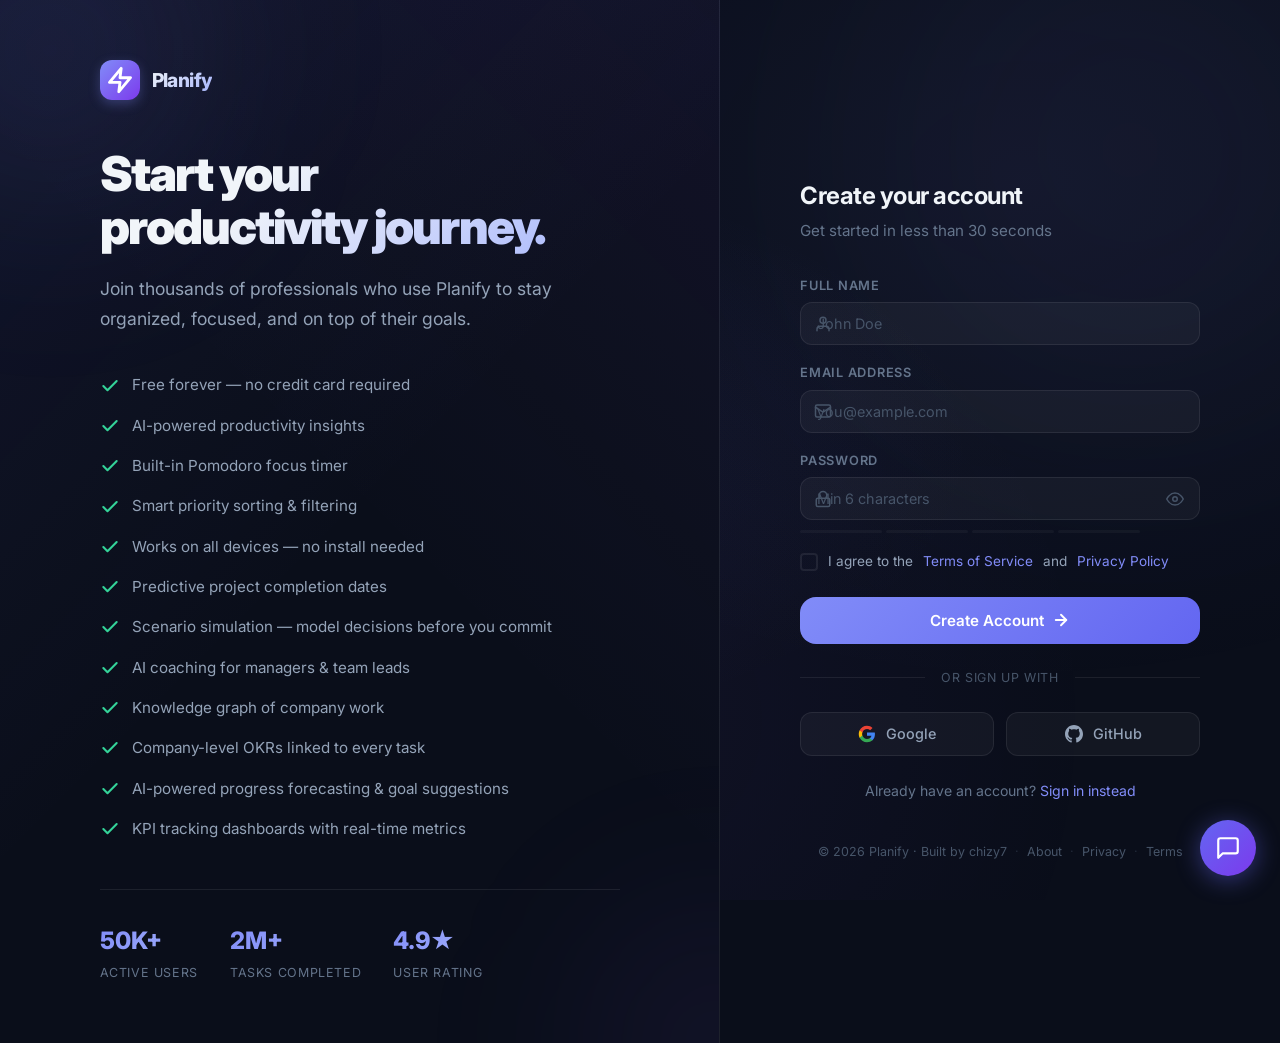
<file: signup.html>
<!DOCTYPE html>
<html lang="en">
<head>
    <meta charset="UTF-8">
    <meta name="viewport" content="width=device-width, initial-scale=1.0">
    <title>Planify — Create Account</title>
    <link rel="preconnect" href="https://fonts.googleapis.com">
    <link rel="preconnect" href="https://fonts.gstatic.com" crossorigin>
    <link href="https://fonts.googleapis.com/css2?family=Inter:wght@400;500;600;700;800;900&display=swap" rel="stylesheet">
    <link rel="stylesheet" href="style.css">
</head>
<body class="auth-body">

    <!-- Animated background -->
    <div class="bg-gradient"></div>

    <!-- Toast container -->
    <div id="toastContainer" class="toast-container"></div>

    <div class="auth-split">
        <!-- LEFT — Marketing / Hero Panel -->
        <div class="auth-hero">
            <div class="auth-hero-inner">
                <div class="auth-hero-logo">
                    <div class="logo-mark">
                        <svg width="28" height="28" viewBox="0 0 24 24" fill="none" stroke="currentColor" stroke-width="2.5" stroke-linecap="round" stroke-linejoin="round"><polygon points="13 2 3 14 12 14 11 22 21 10 12 10 13 2"/></svg>
                    </div>
                    <span class="logo-text">Planify</span>
                </div>

                <h1 class="auth-hero-title">Start your<br>productivity journey.</h1>
                <p class="auth-hero-subtitle">Join thousands of professionals who use Planify to stay organized, focused, and on top of their goals.</p>

                <!-- Benefits list -->
                <div class="auth-benefits">
                    <div class="auth-benefit">
                        <svg width="20" height="20" viewBox="0 0 24 24" fill="none" stroke="var(--success)" stroke-width="2.5" stroke-linecap="round" stroke-linejoin="round"><polyline points="20 6 9 17 4 12"/></svg>
                        <span>Free forever — no credit card required</span>
                    </div>
                    <div class="auth-benefit">
                        <svg width="20" height="20" viewBox="0 0 24 24" fill="none" stroke="var(--success)" stroke-width="2.5" stroke-linecap="round" stroke-linejoin="round"><polyline points="20 6 9 17 4 12"/></svg>
                        <span>AI-powered productivity insights</span>
                    </div>
                    <div class="auth-benefit">
                        <svg width="20" height="20" viewBox="0 0 24 24" fill="none" stroke="var(--success)" stroke-width="2.5" stroke-linecap="round" stroke-linejoin="round"><polyline points="20 6 9 17 4 12"/></svg>
                        <span>Built-in Pomodoro focus timer</span>
                    </div>
                    <div class="auth-benefit">
                        <svg width="20" height="20" viewBox="0 0 24 24" fill="none" stroke="var(--success)" stroke-width="2.5" stroke-linecap="round" stroke-linejoin="round"><polyline points="20 6 9 17 4 12"/></svg>
                        <span>Smart priority sorting & filtering</span>
                    </div>
                    <div class="auth-benefit">
                        <svg width="20" height="20" viewBox="0 0 24 24" fill="none" stroke="var(--success)" stroke-width="2.5" stroke-linecap="round" stroke-linejoin="round"><polyline points="20 6 9 17 4 12"/></svg>
                        <span>Works on all devices — no install needed</span>
                    </div>
                    <div class="auth-benefit">
                        <svg width="20" height="20" viewBox="0 0 24 24" fill="none" stroke="var(--success)" stroke-width="2.5" stroke-linecap="round" stroke-linejoin="round"><polyline points="20 6 9 17 4 12"/></svg>
                        <span>Predictive project completion dates</span>
                    </div>
                    <div class="auth-benefit">
                        <svg width="20" height="20" viewBox="0 0 24 24" fill="none" stroke="var(--success)" stroke-width="2.5" stroke-linecap="round" stroke-linejoin="round"><polyline points="20 6 9 17 4 12"/></svg>
                        <span>Scenario simulation — model decisions before you commit</span>
                    </div>
                    <div class="auth-benefit">
                        <svg width="20" height="20" viewBox="0 0 24 24" fill="none" stroke="var(--success)" stroke-width="2.5" stroke-linecap="round" stroke-linejoin="round"><polyline points="20 6 9 17 4 12"/></svg>
                        <span>AI coaching for managers &amp; team leads</span>
                    </div>
                    <div class="auth-benefit">
                        <svg width="20" height="20" viewBox="0 0 24 24" fill="none" stroke="var(--success)" stroke-width="2.5" stroke-linecap="round" stroke-linejoin="round"><polyline points="20 6 9 17 4 12"/></svg>
                        <span>Knowledge graph of company work</span>
                    </div>
                    <div class="auth-benefit">
                        <svg width="20" height="20" viewBox="0 0 24 24" fill="none" stroke="var(--success)" stroke-width="2.5" stroke-linecap="round" stroke-linejoin="round"><polyline points="20 6 9 17 4 12"/></svg>
                        <span>Company-level OKRs linked to every task</span>
                    </div>
                    <div class="auth-benefit">
                        <svg width="20" height="20" viewBox="0 0 24 24" fill="none" stroke="var(--success)" stroke-width="2.5" stroke-linecap="round" stroke-linejoin="round"><polyline points="20 6 9 17 4 12"/></svg>
                        <span>AI-powered progress forecasting &amp; goal suggestions</span>
                    </div>
                    <div class="auth-benefit">
                        <svg width="20" height="20" viewBox="0 0 24 24" fill="none" stroke="var(--success)" stroke-width="2.5" stroke-linecap="round" stroke-linejoin="round"><polyline points="20 6 9 17 4 12"/></svg>
                        <span>KPI tracking dashboards with real-time metrics</span>
                    </div>
                </div>

                <!-- Stats -->
                <div class="auth-stats-row">
                    <div class="auth-stat">
                        <div class="auth-stat-num">50K+</div>
                        <div class="auth-stat-label">Active Users</div>
                    </div>
                    <div class="auth-stat">
                        <div class="auth-stat-num">2M+</div>
                        <div class="auth-stat-label">Tasks Completed</div>
                    </div>
                    <div class="auth-stat">
                        <div class="auth-stat-num">4.9★</div>
                        <div class="auth-stat-label">User Rating</div>
                    </div>
                </div>
            </div>
        </div>

        <!-- RIGHT — Signup Form -->
        <div class="auth-form-panel">
            <div class="auth-form-inner">
                <div class="auth-form-header">
                    <div class="auth-mobile-logo">
                        <div class="logo-mark">
                            <svg width="24" height="24" viewBox="0 0 24 24" fill="none" stroke="currentColor" stroke-width="2.5" stroke-linecap="round" stroke-linejoin="round"><polygon points="13 2 3 14 12 14 11 22 21 10 12 10 13 2"/></svg>
                        </div>
                        <span class="logo-text">Planify</span>
                    </div>
                    <h2>Create your account</h2>
                    <p>Get started in less than 30 seconds</p>
                </div>

                <form class="auth-form" onsubmit="signup(); return false;">
                    <div class="input-group">
                        <label for="signupName">Full name</label>
                        <div class="input-wrapper">
                            <svg class="input-icon" width="18" height="18" viewBox="0 0 24 24" fill="none" stroke="currentColor" stroke-width="2" stroke-linecap="round" stroke-linejoin="round"><path d="M20 21v-2a4 4 0 0 0-4-4H8a4 4 0 0 0-4 4v2"/><circle cx="12" cy="7" r="4"/></svg>
                            <input type="text" id="signupName" placeholder="John Doe" required>
                        </div>
                    </div>

                    <div class="input-group">
                        <label for="signupEmail">Email address</label>
                        <div class="input-wrapper">
                            <svg class="input-icon" width="18" height="18" viewBox="0 0 24 24" fill="none" stroke="currentColor" stroke-width="2" stroke-linecap="round" stroke-linejoin="round"><rect x="2" y="4" width="20" height="16" rx="2"/><path d="m22 7-8.97 5.7a1.94 1.94 0 0 1-2.06 0L2 7"/></svg>
                            <input type="email" id="signupEmail" placeholder="you@example.com" required>
                        </div>
                    </div>

                    <div class="input-group">
                        <label for="signupPassword">Password</label>
                        <div class="input-wrapper">
                            <svg class="input-icon" width="18" height="18" viewBox="0 0 24 24" fill="none" stroke="currentColor" stroke-width="2" stroke-linecap="round" stroke-linejoin="round"><rect x="3" y="11" width="18" height="11" rx="2" ry="2"/><path d="M7 11V7a5 5 0 0 1 10 0v4"/></svg>
                            <input type="password" id="signupPassword" placeholder="Min 6 characters" required minlength="6">
                            <button type="button" class="toggle-password" onclick="togglePasswordVisibility('signupPassword', this)" aria-label="Toggle password visibility">
                                <svg width="18" height="18" viewBox="0 0 24 24" fill="none" stroke="currentColor" stroke-width="2" stroke-linecap="round" stroke-linejoin="round"><path d="M1 12s4-8 11-8 11 8 11 8-4 8-11 8-11-8-11-8z"/><circle cx="12" cy="12" r="3"/></svg>
                            </button>
                        </div>
                        <!-- Password strength meter -->
                        <div class="password-strength">
                            <div class="strength-bars">
                                <div class="strength-bar" id="str1"></div>
                                <div class="strength-bar" id="str2"></div>
                                <div class="strength-bar" id="str3"></div>
                                <div class="strength-bar" id="str4"></div>
                            </div>
                            <span class="strength-text" id="strengthText"></span>
                        </div>
                    </div>

                    <div class="remember-row">
                        <label class="checkbox-label">
                            <input type="checkbox" id="agreeTerms" required>
                            <span class="custom-checkbox"></span>
                            I agree to the <a href="#">Terms of Service</a> and <a href="#">Privacy Policy</a>
                        </label>
                    </div>

                    <button type="submit" class="btn btn-full btn-lg">
                        <span>Create Account</span>
                        <svg width="18" height="18" viewBox="0 0 24 24" fill="none" stroke="currentColor" stroke-width="2.5" stroke-linecap="round" stroke-linejoin="round"><line x1="5" y1="12" x2="19" y2="12"/><polyline points="12 5 19 12 12 19"/></svg>
                    </button>
                </form>

                <div class="auth-divider"><span>or sign up with</span></div>

                <div class="social-buttons">
                    <button class="btn-social" onclick="showToast('Google sign-up coming soon!', 'info')">
                        <svg width="18" height="18" viewBox="0 0 24 24"><path d="M22.56 12.25c0-.78-.07-1.53-.2-2.25H12v4.26h5.92a5.06 5.06 0 0 1-2.2 3.32v2.77h3.57c2.08-1.92 3.28-4.74 3.28-8.1z" fill="#4285F4"/><path d="M12 23c2.97 0 5.46-.98 7.28-2.66l-3.57-2.77c-.98.66-2.23 1.06-3.71 1.06-2.86 0-5.29-1.93-6.16-4.53H2.18v2.84C3.99 20.53 7.7 23 12 23z" fill="#34A853"/><path d="M5.84 14.09c-.22-.66-.35-1.36-.35-2.09s.13-1.43.35-2.09V7.07H2.18C1.43 8.55 1 10.22 1 12s.43 3.45 1.18 4.93l2.85-2.22.81-.62z" fill="#FBBC05"/><path d="M12 5.38c1.62 0 3.06.56 4.21 1.64l3.15-3.15C17.45 2.09 14.97 1 12 1 7.7 1 3.99 3.47 2.18 7.07l3.66 2.84c.87-2.6 3.3-4.53 6.16-4.53z" fill="#EA4335"/></svg>
                        <span>Google</span>
                    </button>
                    <button class="btn-social" onclick="showToast('GitHub sign-up coming soon!', 'info')">
                        <svg width="18" height="18" viewBox="0 0 24 24" fill="currentColor"><path d="M12 0c-6.626 0-12 5.373-12 12 0 5.302 3.438 9.8 8.207 11.387.599.111.793-.261.793-.577v-2.234c-3.338.726-4.033-1.416-4.033-1.416-.546-1.387-1.333-1.756-1.333-1.756-1.089-.745.083-.729.083-.729 1.205.084 1.839 1.237 1.839 1.237 1.07 1.834 2.807 1.304 3.492.997.107-.775.418-1.305.762-1.604-2.665-.305-5.467-1.334-5.467-5.931 0-1.311.469-2.381 1.236-3.221-.124-.303-.535-1.524.117-3.176 0 0 1.008-.322 3.301 1.23.957-.266 1.983-.399 3.003-.404 1.02.005 2.047.138 3.006.404 2.291-1.552 3.297-1.23 3.297-1.23.653 1.653.242 2.874.118 3.176.77.84 1.235 1.911 1.235 3.221 0 4.609-2.807 5.624-5.479 5.921.43.372.823 1.102.823 2.222v3.293c0 .319.192.694.801.576 4.765-1.589 8.199-6.086 8.199-11.386 0-6.627-5.373-12-12-12z"/></svg>
                        <span>GitHub</span>
                    </button>
                </div>

                <p class="auth-switch">
                    Already have an account?
                    <a href="index.html">Sign in instead</a>
                </p>

                <div class="auth-footer">
                    <span>&copy; 2026 Planify &middot; Built by <a href="https://github.com/chizy7" target="_blank" rel="noopener noreferrer">chizy7</a></span>
                    <span class="auth-footer-sep">&middot;</span>
                    <a href="about.html">About</a>
                    <span class="auth-footer-sep">·</span>
                    <a href="#">Privacy</a>
                    <span class="auth-footer-sep">·</span>
                    <a href="#">Terms</a>
                </div>
            </div>
        </div>
    </div>

<script src="auth.js"></script>
<script src="chatbot.js"></script>
</body>
</html>
</file>
<file: style.css>
/* ===================================================================
   PLANIFY - Professional AI Productivity Planner
   Enterprise-grade design system
   =================================================================== */

/* ===== CSS CUSTOM PROPERTIES (THEME) ===== */
:root {
    --bg-primary: #0a0e1a;
    --bg-secondary: #111827;
    --bg-tertiary: #1a2035;
    --bg-card: rgba(26, 32, 53, 0.75);
    --bg-glass: rgba(255, 255, 255, 0.04);
    --bg-glass-hover: rgba(255, 255, 255, 0.07);
    --border-glass: rgba(255, 255, 255, 0.08);
    --border-hover: rgba(255, 255, 255, 0.14);
    --accent: #818cf8;
    --accent-hover: #6366f1;
    --accent-light: #a5b4fc;
    --accent-glow: rgba(129, 140, 248, 0.25);
    --accent-bg: rgba(129, 140, 248, 0.1);
    --text-primary: #f1f5f9;
    --text-secondary: #94a3b8;
    --text-muted: #64748b;
    --text-dim: #475569;
    --success: #34d399;
    --success-bg: rgba(52, 211, 153, 0.12);
    --warning: #fbbf24;
    --warning-bg: rgba(251, 191, 36, 0.12);
    --danger: #f87171;
    --danger-bg: rgba(248, 113, 113, 0.12);
    --info: #38bdf8;
    --info-bg: rgba(56, 189, 248, 0.12);
    --radius-xs: 6px;
    --radius-sm: 8px;
    --radius-md: 12px;
    --radius-lg: 16px;
    --radius-xl: 20px;
    --radius-2xl: 24px;
    --shadow-xs: 0 1px 3px rgba(0, 0, 0, 0.2);
    --shadow-sm: 0 2px 8px rgba(0, 0, 0, 0.25);
    --shadow-md: 0 4px 20px rgba(0, 0, 0, 0.3);
    --shadow-lg: 0 8px 40px rgba(0, 0, 0, 0.4);
    --shadow-xl: 0 20px 60px rgba(0, 0, 0, 0.5);
    --transition: 0.25s cubic-bezier(0.4, 0, 0.2, 1);
    --transition-slow: 0.4s cubic-bezier(0.4, 0, 0.2, 1);
    --font: 'Inter', -apple-system, BlinkMacSystemFont, 'Segoe UI', sans-serif;
    --sidebar-width: 260px;
}

/* ===== RESET & BASE ===== */
*, *::before, *::after {
    margin: 0;
    padding: 0;
    box-sizing: border-box;
}

html {
    scroll-behavior: smooth;
}

body {
    font-family: var(--font);
    background: var(--bg-primary);
    color: var(--text-primary);
    line-height: 1.6;
    min-height: 100vh;
    overflow-x: hidden;
    -webkit-font-smoothing: antialiased;
    -moz-osx-font-smoothing: grayscale;
}

::selection {
    background: var(--accent);
    color: white;
}

/* ===== ANIMATED BACKGROUND ===== */
.bg-gradient {
    position: fixed;
    top: 0;
    left: 0;
    width: 100%;
    height: 100%;
    z-index: -1;
    overflow: hidden;
    background: 
        radial-gradient(ellipse at 20% 50%, rgba(99, 102, 241, 0.08) 0%, transparent 50%),
        radial-gradient(ellipse at 80% 20%, rgba(129, 140, 248, 0.06) 0%, transparent 50%),
        radial-gradient(ellipse at 50% 80%, rgba(139, 92, 246, 0.05) 0%, transparent 50%);
}

.bg-gradient::before,
.bg-gradient::after {
    content: '';
    position: absolute;
    border-radius: 50%;
    filter: blur(140px);
    opacity: 0.3;
    animation: floatBlob 25s ease-in-out infinite;
}

.bg-gradient::before {
    width: 600px;
    height: 600px;
    background: radial-gradient(circle, rgba(129, 140, 248, 0.4) 0%, transparent 70%);
    top: -150px;
    right: -150px;
}

.bg-gradient::after {
    width: 500px;
    height: 500px;
    background: radial-gradient(circle, rgba(139, 92, 246, 0.3) 0%, transparent 70%);
    bottom: -150px;
    left: -150px;
    animation-delay: -12s;
}

@keyframes floatBlob {
    0%, 100% { transform: translate(0, 0) scale(1); }
    25% { transform: translate(30px, -50px) scale(1.05); }
    50% { transform: translate(-20px, 20px) scale(0.97); }
    75% { transform: translate(40px, 30px) scale(1.03); }
}

/* ===== SCROLLBAR ===== */
::-webkit-scrollbar {
    width: 6px;
    height: 6px;
}
::-webkit-scrollbar-track {
    background: transparent;
}
::-webkit-scrollbar-thumb {
    background: rgba(100, 116, 139, 0.4);
    border-radius: 3px;
}
::-webkit-scrollbar-thumb:hover {
    background: rgba(100, 116, 139, 0.6);
}

/* ===== TYPOGRAPHY ===== */
h1 {
    font-size: 1.75rem;
    font-weight: 800;
    letter-spacing: -0.03em;
    line-height: 1.2;
}

h2 {
    font-size: 1.5rem;
    font-weight: 700;
    letter-spacing: -0.02em;
    line-height: 1.3;
}

h3 {
    font-size: 1.1rem;
    font-weight: 600;
    letter-spacing: -0.01em;
}

p {
    color: var(--text-secondary);
    font-size: 0.95rem;
}

a {
    color: var(--accent);
    text-decoration: none;
    transition: color var(--transition);
}

a:hover {
    color: var(--accent-light);
    text-decoration: underline;
}

/* ===== LOGO ===== */
.logo-mark {
    width: 40px;
    height: 40px;
    background: linear-gradient(135deg, var(--accent), #7c3aed);
    border-radius: var(--radius-md);
    display: flex;
    align-items: center;
    justify-content: center;
    color: white;
    flex-shrink: 0;
    box-shadow: 0 4px 12px rgba(129, 140, 248, 0.3);
}

.logo-text {
    font-size: 1.2rem;
    font-weight: 800;
    letter-spacing: -0.03em;
    background: linear-gradient(135deg, var(--text-primary), var(--accent-light));
    -webkit-background-clip: text;
    -webkit-text-fill-color: transparent;
    background-clip: text;
}

/* ===== BUTTONS ===== */
.btn {
    display: inline-flex;
    align-items: center;
    justify-content: center;
    gap: 8px;
    padding: 10px 20px;
    font-family: var(--font);
    font-size: 0.9rem;
    font-weight: 600;
    color: white;
    background: linear-gradient(135deg, var(--accent), var(--accent-hover));
    border: none;
    border-radius: var(--radius-md);
    cursor: pointer;
    transition: all var(--transition);
    position: relative;
    overflow: hidden;
    white-space: nowrap;
}

.btn::before {
    content: '';
    position: absolute;
    inset: 0;
    background: linear-gradient(135deg, transparent, rgba(255,255,255,0.15));
    opacity: 0;
    transition: opacity var(--transition);
}

.btn:hover {
    transform: translateY(-1px);
    box-shadow: 0 4px 16px var(--accent-glow);
}

.btn:hover::before {
    opacity: 1;
}

.btn:active {
    transform: translateY(0);
}

.btn-lg {
    padding: 14px 28px;
    font-size: 0.95rem;
    border-radius: var(--radius-lg);
}

.btn-sm {
    padding: 8px 14px;
    font-size: 0.8rem;
    gap: 6px;
}

.btn-full {
    width: 100%;
}

.btn-outline {
    background: transparent;
    border: 1.5px solid var(--border-glass);
    color: var(--text-secondary);
}

.btn-outline::before { display: none; }

.btn-outline:hover {
    border-color: var(--accent);
    color: var(--accent);
    background: var(--accent-bg);
    box-shadow: none;
    transform: none;
}

.btn-ghost {
    background: transparent;
    padding: 8px;
    border-radius: var(--radius-sm);
    color: var(--text-muted);
}

.btn-ghost:hover {
    color: var(--danger);
    background: var(--danger-bg);
    box-shadow: none;
    transform: none;
}

.btn-icon {
    width: 36px;
    height: 36px;
    padding: 0;
    border-radius: var(--radius-sm);
    font-size: 1rem;
    background: transparent;
    color: var(--text-muted);
    border: none;
    cursor: pointer;
    transition: all var(--transition);
    display: inline-flex;
    align-items: center;
    justify-content: center;
}

.btn-icon:hover {
    background: var(--bg-glass-hover);
    color: var(--text-secondary);
}

.btn-check {
    width: 22px;
    height: 22px;
    border-radius: 50%;
    border: 2px solid var(--text-dim);
    background: transparent;
    cursor: pointer;
    transition: all var(--transition);
    display: flex;
    align-items: center;
    justify-content: center;
    flex-shrink: 0;
    padding: 0;
    font-size: 0.7rem;
}

.btn-check:hover {
    border-color: var(--success);
    background: var(--success-bg);
}

.btn-check.checked {
    border-color: var(--success);
    background: var(--success);
    color: white;
}

/* Social Buttons */
.social-buttons {
    display: flex;
    gap: 12px;
}

.btn-social {
    flex: 1;
    display: flex;
    align-items: center;
    justify-content: center;
    gap: 10px;
    padding: 12px 16px;
    font-family: var(--font);
    font-size: 0.9rem;
    font-weight: 500;
    color: var(--text-secondary);
    background: var(--bg-glass);
    border: 1.5px solid var(--border-glass);
    border-radius: var(--radius-md);
    cursor: pointer;
    transition: all var(--transition);
}

.btn-social:hover {
    background: var(--bg-glass-hover);
    border-color: var(--border-hover);
    color: var(--text-primary);
}

/* ===== INPUTS ===== */
.input-group {
    display: flex;
    flex-direction: column;
    gap: 6px;
}

.input-group label {
    font-size: 0.8rem;
    font-weight: 600;
    text-transform: uppercase;
    letter-spacing: 0.06em;
    color: var(--text-muted);
}

.label-row {
    display: flex;
    align-items: center;
    justify-content: space-between;
}

.label-row label {
    font-size: 0.8rem;
    font-weight: 600;
    text-transform: uppercase;
    letter-spacing: 0.06em;
    color: var(--text-muted);
}

.forgot-link {
    font-size: 0.8rem;
    font-weight: 500;
    color: var(--accent);
}

.input-wrapper {
    position: relative;
    display: flex;
    align-items: center;
}

.input-icon {
    position: absolute;
    left: 14px;
    color: var(--text-dim);
    pointer-events: none;
    transition: color var(--transition);
    z-index: 1;
}

.input-wrapper input:focus ~ .input-icon,
.input-wrapper input:focus + .input-icon {
    color: var(--accent);
}

.input-wrapper input {
    padding-left: 42px;
}

.toggle-password {
    position: absolute;
    right: 12px;
    background: none;
    border: none;
    cursor: pointer;
    color: var(--text-dim);
    padding: 4px;
    display: flex;
    align-items: center;
    transition: color var(--transition);
    z-index: 1;
}

.toggle-password:hover {
    color: var(--text-secondary);
}

.input,
input[type="email"],
input[type="password"],
input[type="text"],
input[type="date"],
select,
textarea {
    width: 100%;
    padding: 12px 16px;
    font-family: var(--font);
    font-size: 0.9rem;
    color: var(--text-primary);
    background: var(--bg-glass);
    border: 1.5px solid var(--border-glass);
    border-radius: var(--radius-md);
    outline: none;
    transition: all var(--transition);
}

.input:focus,
input[type="email"]:focus,
input[type="password"]:focus,
input[type="text"]:focus,
input[type="date"]:focus,
select:focus,
textarea:focus {
    border-color: var(--accent);
    box-shadow: 0 0 0 3px var(--accent-glow);
    background: rgba(255, 255, 255, 0.06);
}

.input::placeholder,
input::placeholder,
textarea::placeholder {
    color: var(--text-dim);
}

select {
    appearance: none;
    background-image: url("data:image/svg+xml,%3Csvg xmlns='http://www.w3.org/2000/svg' width='12' height='12' fill='%2394a3b8' viewBox='0 0 16 16'%3E%3Cpath d='M8 11L3 6h10l-5 5z'/%3E%3C/svg%3E");
    background-repeat: no-repeat;
    background-position: right 14px center;
    padding-right: 36px;
    cursor: pointer;
}

select option {
    background: var(--bg-secondary);
    color: var(--text-primary);
}

textarea {
    resize: vertical;
    min-height: 56px;
    max-height: 160px;
}

/* Checkbox */
.remember-row {
    display: flex;
    align-items: center;
}

.checkbox-label {
    display: flex;
    align-items: center;
    gap: 10px;
    font-size: 0.85rem;
    color: var(--text-secondary);
    cursor: pointer;
    user-select: none;
}

.checkbox-label input[type="checkbox"] {
    display: none;
}

.custom-checkbox {
    width: 18px;
    height: 18px;
    border: 2px solid var(--border-glass);
    border-radius: 4px;
    display: flex;
    align-items: center;
    justify-content: center;
    transition: all var(--transition);
    flex-shrink: 0;
}

.checkbox-label input:checked + .custom-checkbox {
    background: var(--accent);
    border-color: var(--accent);
}

.checkbox-label input:checked + .custom-checkbox::after {
    content: '\2713';
    color: white;
    font-size: 0.7rem;
    font-weight: 700;
}

/* Password Strength */
.password-strength {
    display: flex;
    align-items: center;
    gap: 10px;
    margin-top: 4px;
}

.strength-bars {
    display: flex;
    gap: 4px;
    flex: 1;
}

.strength-bar {
    height: 3px;
    flex: 1;
    border-radius: 3px;
    background: var(--bg-glass);
    transition: background var(--transition);
}

.strength-text {
    font-size: 0.72rem;
    font-weight: 600;
    text-transform: uppercase;
    letter-spacing: 0.05em;
    color: var(--text-dim);
    min-width: 50px;
    text-align: right;
}

/* kbd */
kbd {
    display: inline-flex;
    align-items: center;
    justify-content: center;
    min-width: 24px;
    height: 24px;
    padding: 0 6px;
    font-family: var(--font);
    font-size: 0.72rem;
    font-weight: 600;
    color: var(--text-muted);
    background: var(--bg-glass);
    border: 1px solid var(--border-glass);
    border-radius: 4px;
    line-height: 1;
}

/* ===== GLASS CARD ===== */
.glass-card {
    background: var(--bg-card);
    backdrop-filter: blur(24px);
    -webkit-backdrop-filter: blur(24px);
    border: 1px solid var(--border-glass);
    border-radius: var(--radius-xl);
    box-shadow: var(--shadow-md);
}


/* ========================================================================
   AUTH PAGES (LOGIN / SIGNUP) - Split Screen Layout
   ======================================================================== */

.auth-body {
    min-height: 100vh;
}

.auth-split {
    display: flex;
    min-height: 100vh;
}

/* --- Hero (Left) Panel --- */
.auth-hero {
    flex: 1;
    display: flex;
    align-items: center;
    justify-content: center;
    padding: 60px 48px;
    background: 
        linear-gradient(135deg, rgba(99, 102, 241, 0.08) 0%, transparent 50%),
        linear-gradient(225deg, rgba(139, 92, 246, 0.06) 0%, transparent 50%),
        var(--bg-primary);
    border-right: 1px solid var(--border-glass);
    position: relative;
    overflow: hidden;
}

.auth-hero::before {
    content: '';
    position: absolute;
    top: -200px;
    left: -200px;
    width: 500px;
    height: 500px;
    background: radial-gradient(circle, rgba(129, 140, 248, 0.12) 0%, transparent 70%);
    filter: blur(80px);
    animation: floatBlob 20s ease-in-out infinite;
}

.auth-hero::after {
    content: '';
    position: absolute;
    bottom: -200px;
    right: -200px;
    width: 400px;
    height: 400px;
    background: radial-gradient(circle, rgba(139, 92, 246, 0.1) 0%, transparent 70%);
    filter: blur(80px);
    animation: floatBlob 20s ease-in-out infinite reverse;
}

.auth-hero-inner {
    max-width: 520px;
    position: relative;
    z-index: 1;
}

.auth-hero-logo {
    display: flex;
    align-items: center;
    gap: 12px;
    margin-bottom: 48px;
}

.auth-hero-title {
    font-size: 3rem;
    font-weight: 900;
    line-height: 1.1;
    letter-spacing: -0.04em;
    margin-bottom: 20px;
    background: linear-gradient(135deg, var(--text-primary) 30%, var(--accent-light));
    -webkit-background-clip: text;
    -webkit-text-fill-color: transparent;
    background-clip: text;
}

.auth-hero-subtitle {
    font-size: 1.1rem;
    line-height: 1.7;
    color: var(--text-secondary);
    margin-bottom: 40px;
}

/* Auth Features */
.auth-features {
    display: flex;
    flex-direction: column;
    gap: 20px;
    margin-bottom: 48px;
}

.auth-feature {
    display: flex;
    align-items: flex-start;
    gap: 14px;
}

.auth-feature-icon {
    width: 40px;
    height: 40px;
    border-radius: var(--radius-md);
    background: var(--accent-bg);
    display: flex;
    align-items: center;
    justify-content: center;
    color: var(--accent);
    flex-shrink: 0;
}

.auth-feature div {
    display: flex;
    flex-direction: column;
    gap: 2px;
}

.auth-feature strong {
    font-size: 0.9rem;
    font-weight: 600;
    color: var(--text-primary);
}

.auth-feature span {
    font-size: 0.82rem;
    color: var(--text-muted);
}

/* Auth Benefits (Signup page) */
.auth-benefits {
    display: flex;
    flex-direction: column;
    gap: 16px;
    margin-bottom: 48px;
}

.auth-benefit {
    display: flex;
    align-items: center;
    gap: 12px;
    font-size: 0.95rem;
    color: var(--text-secondary);
}

.auth-benefit svg {
    flex-shrink: 0;
}

/* Auth Stats (Signup page) */
.auth-stats-row {
    display: flex;
    gap: 32px;
    padding-top: 32px;
    border-top: 1px solid var(--border-glass);
}

.auth-stat-num {
    font-size: 1.5rem;
    font-weight: 800;
    background: linear-gradient(135deg, var(--accent), var(--accent-light));
    -webkit-background-clip: text;
    -webkit-text-fill-color: transparent;
    background-clip: text;
}

.auth-stat-label {
    font-size: 0.78rem;
    color: var(--text-muted);
    text-transform: uppercase;
    letter-spacing: 0.05em;
    margin-top: 2px;
}

/* Auth Testimonial */
.auth-testimonial {
    padding: 24px;
    background: var(--bg-glass);
    border: 1px solid var(--border-glass);
    border-radius: var(--radius-xl);
    margin-bottom: 32px;
}

.auth-testimonial-stars {
    color: var(--warning);
    font-size: 0.9rem;
    letter-spacing: 2px;
    margin-bottom: 12px;
}

.auth-testimonial p {
    font-size: 0.95rem;
    color: var(--text-secondary);
    line-height: 1.6;
    font-style: italic;
    margin-bottom: 16px;
}

.auth-testimonial-author {
    display: flex;
    align-items: center;
    gap: 12px;
}

.testimonial-avatar {
    width: 36px;
    height: 36px;
    border-radius: 50%;
    background: linear-gradient(135deg, var(--accent), #7c3aed);
    display: flex;
    align-items: center;
    justify-content: center;
    font-weight: 700;
    font-size: 0.85rem;
    color: white;
}

.auth-testimonial-author strong {
    display: block;
    font-size: 0.85rem;
    color: var(--text-primary);
}

.auth-testimonial-author span {
    font-size: 0.78rem;
    color: var(--text-muted);
}

/* Auth Trusted */
.auth-trusted {
    padding-top: 28px;
    border-top: 1px solid var(--border-glass);
}

.auth-trusted-label {
    font-size: 0.72rem;
    text-transform: uppercase;
    letter-spacing: 0.08em;
    color: var(--text-dim);
    display: block;
    margin-bottom: 14px;
}

.auth-trusted-logos {
    display: flex;
    gap: 24px;
    align-items: center;
}

.trusted-logo {
    font-size: 0.95rem;
    font-weight: 700;
    color: var(--text-dim);
    letter-spacing: -0.01em;
    opacity: 0.6;
    transition: opacity var(--transition);
}

.trusted-logo:hover {
    opacity: 1;
}

/* --- Form (Right) Panel --- */
.auth-form-panel {
    flex: 1;
    display: flex;
    align-items: center;
    justify-content: center;
    padding: 60px 48px;
    max-width: 560px;
}

.auth-form-inner {
    width: 100%;
    max-width: 400px;
}

.auth-mobile-logo {
    display: none;
    align-items: center;
    gap: 10px;
    margin-bottom: 24px;
}

.auth-form-header {
    margin-bottom: 32px;
}

.auth-form-header h2 {
    margin-bottom: 8px;
}

.auth-form-header p {
    color: var(--text-muted);
}

.auth-form {
    display: flex;
    flex-direction: column;
    gap: 18px;
}

.auth-form .btn {
    margin-top: 6px;
}

.auth-divider {
    display: flex;
    align-items: center;
    gap: 16px;
    margin: 24px 0;
    color: var(--text-dim);
    font-size: 0.78rem;
    text-transform: uppercase;
    letter-spacing: 0.05em;
}

.auth-divider::before,
.auth-divider::after {
    content: '';
    flex: 1;
    height: 1px;
    background: var(--border-glass);
}

.auth-switch {
    margin-top: 24px;
    color: var(--text-muted);
    font-size: 0.88rem;
    text-align: center;
}

.auth-footer {
    display: flex;
    align-items: center;
    justify-content: center;
    gap: 8px;
    margin-top: 40px;
    font-size: 0.78rem;
    color: var(--text-dim);
}

.auth-footer a {
    color: var(--text-dim);
}

.auth-footer a:hover {
    color: var(--text-secondary);
    text-decoration: none;
}

.auth-footer-sep {
    color: var(--text-dim);
    opacity: 0.4;
}


/* ========================================================================
   PLANNER APP - Sidebar + Main Layout
   ======================================================================== */

/* --- Sidebar --- */
.sidebar {
    position: fixed;
    left: 0;
    top: 0;
    bottom: 0;
    width: var(--sidebar-width);
    background: rgba(10, 14, 26, 0.95);
    backdrop-filter: blur(20px);
    -webkit-backdrop-filter: blur(20px);
    border-right: 1px solid var(--border-glass);
    display: flex;
    flex-direction: column;
    z-index: 200;
    transition: transform var(--transition-slow);
}

.sidebar.collapsed {
    transform: translateX(-100%);
}

.sidebar-header {
    display: flex;
    align-items: center;
    justify-content: space-between;
    padding: 20px 20px 16px;
    border-bottom: 1px solid var(--border-glass);
}

.sidebar-logo {
    display: flex;
    align-items: center;
    gap: 10px;
}

.sidebar-logo .logo-mark {
    width: 34px;
    height: 34px;
}

.sidebar-logo .logo-text {
    font-size: 1.1rem;
}

.sidebar-close {
    display: none;
}

.sidebar-nav {
    flex: 1;
    padding: 16px 12px;
    overflow-y: auto;
}

.sidebar-section {
    margin-bottom: 24px;
}

.sidebar-section-label {
    display: block;
    font-size: 0.68rem;
    font-weight: 700;
    text-transform: uppercase;
    letter-spacing: 0.1em;
    color: var(--text-dim);
    padding: 0 10px;
    margin-bottom: 8px;
}

.sidebar-link {
    display: flex;
    align-items: center;
    gap: 10px;
    padding: 10px 12px;
    font-size: 0.88rem;
    font-weight: 500;
    color: var(--text-muted);
    border-radius: var(--radius-sm);
    transition: all var(--transition);
    text-decoration: none;
    cursor: pointer;
}

.sidebar-link:hover {
    color: var(--text-primary);
    background: var(--bg-glass-hover);
    text-decoration: none;
}

.sidebar-link.active {
    color: var(--accent-light);
    background: var(--accent-bg);
}

.sidebar-badge {
    margin-left: auto;
    font-size: 0.72rem;
    font-weight: 700;
    padding: 2px 8px;
    border-radius: 100px;
    background: var(--bg-glass);
    color: var(--text-muted);
}

.category-dot {
    width: 8px;
    height: 8px;
    border-radius: 50%;
    flex-shrink: 0;
}

.dot-red { background: var(--danger); }
.dot-yellow { background: var(--warning); }
.dot-green { background: var(--success); }

.sidebar-footer {
    padding: 16px;
    border-top: 1px solid var(--border-glass);
    display: flex;
    flex-direction: column;
    gap: 12px;
}

.sidebar-user {
    display: flex;
    align-items: center;
    gap: 10px;
}

.sidebar-avatar {
    width: 34px;
    height: 34px;
    border-radius: 50%;
    background: linear-gradient(135deg, var(--accent), #7c3aed);
    display: flex;
    align-items: center;
    justify-content: center;
    font-weight: 700;
    font-size: 0.85rem;
    color: white;
    flex-shrink: 0;
}

.sidebar-user-info {
    display: flex;
    flex-direction: column;
    min-width: 0;
}

.sidebar-username {
    font-size: 0.85rem;
    font-weight: 600;
    color: var(--text-primary);
    white-space: nowrap;
    overflow: hidden;
    text-overflow: ellipsis;
}

.sidebar-email {
    font-size: 0.72rem;
    color: var(--text-dim);
    white-space: nowrap;
    overflow: hidden;
    text-overflow: ellipsis;
}

/* --- Main Wrapper --- */
.main-wrapper {
    margin-left: var(--sidebar-width);
    min-height: 100vh;
    display: flex;
    flex-direction: column;
    transition: margin-left var(--transition-slow);
}

.main-wrapper.sidebar-collapsed {
    margin-left: 0;
}

/* --- Top Bar --- */
.topbar {
    position: sticky;
    top: 0;
    z-index: 100;
    display: flex;
    align-items: center;
    justify-content: space-between;
    padding: 12px 28px;
    background: rgba(10, 14, 26, 0.85);
    backdrop-filter: blur(20px);
    -webkit-backdrop-filter: blur(20px);
    border-bottom: 1px solid var(--border-glass);
    gap: 16px;
}

.topbar-left {
    display: flex;
    align-items: center;
    gap: 12px;
    flex: 1;
}

.hamburger {
    display: none;
}

.search-bar {
    display: flex;
    align-items: center;
    gap: 10px;
    flex: 1;
    max-width: 400px;
    padding: 8px 14px;
    background: var(--bg-glass);
    border: 1px solid var(--border-glass);
    border-radius: var(--radius-md);
    color: var(--text-muted);
    transition: all var(--transition);
}

.search-bar:focus-within {
    border-color: var(--accent);
    background: rgba(255, 255, 255, 0.06);
    box-shadow: 0 0 0 3px var(--accent-glow);
}

.search-bar input {
    flex: 1;
    background: none;
    border: none;
    outline: none;
    color: var(--text-primary);
    font-family: var(--font);
    font-size: 0.88rem;
    padding: 0;
}

.search-bar input::placeholder {
    color: var(--text-dim);
}

.topbar-right {
    display: flex;
    align-items: center;
    gap: 8px;
}

.topbar-btn {
    color: var(--text-muted);
}

.topbar-divider {
    width: 1px;
    height: 24px;
    background: var(--border-glass);
    margin: 0 4px;
}

.user-badge {
    display: flex;
    align-items: center;
    gap: 8px;
    padding: 6px 14px 6px 6px;
    background: var(--bg-glass);
    border: 1px solid var(--border-glass);
    border-radius: 100px;
    font-size: 0.82rem;
    color: var(--text-secondary);
}

.user-badge .avatar {
    width: 26px;
    height: 26px;
    border-radius: 50%;
    background: linear-gradient(135deg, var(--accent), #7c3aed);
    display: flex;
    align-items: center;
    justify-content: center;
    font-size: 0.7rem;
    font-weight: 700;
    color: white;
}

/* --- Main Content --- */
.main-content {
    flex: 1;
    max-width: 900px;
    width: 100%;
    margin: 0 auto;
    padding: 32px 28px 80px;
}

/* --- Header Section --- */
.header-section {
    display: flex;
    align-items: flex-start;
    justify-content: space-between;
    margin-bottom: 32px;
    gap: 16px;
}

.header-text h1 {
    margin-bottom: 4px;
}

.greeting-sub {
    font-size: 0.95rem;
    color: var(--text-secondary);
}

.header-date {
    text-align: right;
    flex-shrink: 0;
}

.date-display {
    font-size: 0.88rem;
    font-weight: 600;
    color: var(--text-secondary);
}

.day-display {
    font-size: 0.78rem;
    color: var(--text-dim);
}

/* --- Stats Row --- */
.stats-row {
    display: grid;
    grid-template-columns: repeat(4, 1fr);
    gap: 16px;
    margin-bottom: 24px;
}

.stat-card {
    padding: 20px;
    display: flex;
    align-items: center;
    gap: 14px;
    transition: all var(--transition);
}

.stat-card:hover {
    transform: translateY(-2px);
    border-color: var(--border-hover);
}

.stat-icon {
    width: 44px;
    height: 44px;
    border-radius: var(--radius-md);
    display: flex;
    align-items: center;
    justify-content: center;
    flex-shrink: 0;
}

.stat-icon-total {
    background: var(--accent-bg);
    color: var(--accent);
}

.stat-icon-done {
    background: var(--success-bg);
    color: var(--success);
}

.stat-icon-pending {
    background: var(--warning-bg);
    color: var(--warning);
}

.stat-icon-streak {
    background: rgba(139, 92, 246, 0.12);
    color: #a78bfa;
}

.stat-info {
    min-width: 0;
}

.stat-number {
    font-size: 1.5rem;
    font-weight: 800;
    letter-spacing: -0.03em;
    color: var(--text-primary);
    line-height: 1.2;
}

.stat-label {
    font-size: 0.72rem;
    color: var(--text-muted);
    text-transform: uppercase;
    letter-spacing: 0.05em;
    margin-top: 2px;
}

/* --- Insight Row (Progress + AI Tip) --- */
.insight-row {
    display: grid;
    grid-template-columns: 1fr 1fr;
    gap: 16px;
    margin-bottom: 24px;
}

.progress-card {
    padding: 20px 24px;
}

.progress-header {
    display: flex;
    align-items: center;
    justify-content: space-between;
    margin-bottom: 12px;
}

.progress-header span {
    font-size: 0.85rem;
    font-weight: 600;
    color: var(--text-secondary);
}

.progress-header .progress-percent {
    color: var(--accent);
    font-weight: 700;
    font-size: 0.9rem;
}

.progress-bar {
    width: 100%;
    height: 8px;
    background: var(--bg-glass);
    border-radius: 100px;
    overflow: hidden;
    border: 1px solid var(--border-glass);
}

.progress-fill {
    height: 100%;
    background: linear-gradient(90deg, var(--accent), #a78bfa, var(--success));
    border-radius: 100px;
    transition: width 0.8s cubic-bezier(0.4, 0, 0.2, 1);
    position: relative;
}

.progress-fill::after {
    content: '';
    position: absolute;
    top: 0;
    left: 0;
    right: 0;
    bottom: 0;
    background: linear-gradient(90deg, transparent, rgba(255,255,255,0.2), transparent);
    animation: shimmer 2.5s infinite;
}

@keyframes shimmer {
    0% { transform: translateX(-100%); }
    100% { transform: translateX(100%); }
}

.progress-subtext {
    font-size: 0.78rem;
    color: var(--text-dim);
    margin-top: 10px;
}

/* AI Tip Card */
.ai-tip-card {
    padding: 20px 24px;
    display: flex;
    flex-direction: column;
    gap: 12px;
}

.ai-tip-header {
    display: flex;
    align-items: center;
    justify-content: space-between;
}

.ai-badge {
    display: inline-flex;
    align-items: center;
    gap: 6px;
    padding: 4px 12px;
    font-size: 0.72rem;
    font-weight: 700;
    text-transform: uppercase;
    letter-spacing: 0.05em;
    color: var(--accent);
    background: var(--accent-bg);
    border-radius: 100px;
    border: 1px solid rgba(129, 140, 248, 0.15);
}

.btn-refresh {
    color: var(--text-dim);
}

.btn-refresh:hover {
    color: var(--accent);
    background: var(--accent-bg);
}

.ai-tip-text {
    font-size: 0.9rem;
    color: var(--text-secondary);
    line-height: 1.6;
    flex: 1;
}


/* --- Pomodoro Timer --- */
.pomodoro-widget {
    padding: 24px;
    margin-bottom: 24px;
}

.pomodoro-header {
    display: flex;
    align-items: center;
    justify-content: space-between;
    margin-bottom: 24px;
    flex-wrap: wrap;
    gap: 12px;
}

.pomodoro-title {
    display: flex;
    align-items: center;
    gap: 10px;
    color: var(--text-primary);
}

.pomodoro-tabs {
    display: flex;
    gap: 4px;
    background: var(--bg-glass);
    border-radius: var(--radius-md);
    padding: 3px;
}

.pomo-tab {
    padding: 6px 14px;
    font-family: var(--font);
    font-size: 0.78rem;
    font-weight: 600;
    color: var(--text-muted);
    background: transparent;
    border: none;
    border-radius: var(--radius-sm);
    cursor: pointer;
    transition: all var(--transition);
}

.pomo-tab:hover {
    color: var(--text-secondary);
}

.pomo-tab.active {
    color: var(--accent);
    background: var(--accent-bg);
}

.pomodoro-body {
    display: flex;
    flex-direction: column;
    align-items: center;
    gap: 20px;
}

.pomodoro-ring {
    position: relative;
    width: 200px;
    height: 200px;
}

.pomo-svg {
    transform: scaleX(-1);
}

.pomodoro-time {
    position: absolute;
    top: 50%;
    left: 50%;
    transform: translate(-50%, -50%);
    font-size: 2.5rem;
    font-weight: 800;
    letter-spacing: -0.03em;
    color: var(--text-primary);
    font-variant-numeric: tabular-nums;
}

.pomodoro-controls {
    display: flex;
    align-items: center;
    gap: 12px;
}

.btn-pomo {
    padding: 12px 28px;
    border-radius: 100px;
}

.pomodoro-sessions {
    font-size: 0.78rem;
    color: var(--text-dim);
}

.pomodoro-sessions span {
    font-weight: 700;
    color: var(--accent);
}


/* --- Task Input Form --- */
.task-form {
    padding: 24px;
    margin-bottom: 24px;
}

.task-form-header {
    display: flex;
    align-items: center;
    justify-content: space-between;
    margin-bottom: 20px;
}

.task-form-title {
    display: flex;
    align-items: center;
    gap: 10px;
    color: var(--text-primary);
}

.task-form-hint {
    font-size: 0.78rem;
    color: var(--text-dim);
    display: flex;
    align-items: center;
    gap: 6px;
}

.task-form-main {
    display: flex;
    gap: 12px;
    margin-bottom: 16px;
}

.task-form-main textarea {
    flex: 1;
}

.task-form-options {
    display: flex;
    gap: 12px;
    flex-wrap: wrap;
    align-items: end;
}

.task-form-options .input-group {
    flex: 1;
    min-width: 120px;
}

.task-form-actions {
    display: flex;
    justify-content: flex-end;
    margin-top: 16px;
}

/* --- Filter Tabs --- */
.filter-bar {
    display: flex;
    align-items: center;
    justify-content: space-between;
    margin-bottom: 20px;
    flex-wrap: wrap;
    gap: 8px;
}

.filter-left {
    display: flex;
    align-items: center;
    gap: 6px;
    flex-wrap: wrap;
}

.filter-right {
    display: flex;
    align-items: center;
}

.task-count-label {
    font-size: 0.78rem;
    color: var(--text-dim);
    font-weight: 500;
}

.filter-tab {
    display: inline-flex;
    align-items: center;
    gap: 6px;
    padding: 7px 14px;
    font-family: var(--font);
    font-size: 0.82rem;
    font-weight: 500;
    color: var(--text-muted);
    background: transparent;
    border: 1px solid transparent;
    border-radius: 100px;
    cursor: pointer;
    transition: all var(--transition);
}

.filter-tab:hover {
    color: var(--text-secondary);
    background: var(--bg-glass);
}

.filter-tab.active {
    color: var(--accent);
    background: var(--accent-bg);
    border-color: rgba(129, 140, 248, 0.2);
}

/* --- Task List --- */
.task-list {
    list-style: none;
    display: flex;
    flex-direction: column;
    gap: 10px;
}

/* --- Task Card --- */
.task-card {
    display: flex;
    align-items: flex-start;
    gap: 14px;
    padding: 16px 20px;
    background: var(--bg-card);
    border: 1px solid var(--border-glass);
    border-radius: var(--radius-lg);
    transition: all var(--transition);
    animation: fadeSlideUp 0.35s ease-out;
    position: relative;
    overflow: hidden;
}

.task-card::before {
    content: '';
    position: absolute;
    left: 0;
    top: 0;
    bottom: 0;
    width: 3px;
    border-radius: 0 3px 3px 0;
    transition: background var(--transition);
}

.task-card.priority-high::before {
    background: var(--danger);
}

.task-card.priority-medium::before {
    background: var(--warning);
}

.task-card.priority-low::before {
    background: var(--success);
}

.task-card:hover {
    border-color: var(--border-hover);
    box-shadow: var(--shadow-sm);
    transform: translateX(3px);
}

.task-card.completed {
    opacity: 0.45;
}

.task-card.completed .task-text {
    text-decoration: line-through;
    color: var(--text-muted);
}

.task-content {
    flex: 1;
    min-width: 0;
}

.task-text {
    font-size: 0.92rem;
    font-weight: 500;
    color: var(--text-primary);
    word-break: break-word;
    margin-bottom: 8px;
    line-height: 1.4;
}

.task-meta {
    display: flex;
    align-items: center;
    gap: 10px;
    flex-wrap: wrap;
}

.task-badge {
    display: inline-flex;
    align-items: center;
    gap: 4px;
    padding: 2px 9px;
    font-size: 0.68rem;
    font-weight: 600;
    text-transform: uppercase;
    letter-spacing: 0.04em;
    border-radius: 100px;
}

.badge-high {
    background: var(--danger-bg);
    color: var(--danger);
}

.badge-medium {
    background: var(--warning-bg);
    color: var(--warning);
}

.badge-low {
    background: var(--success-bg);
    color: var(--success);
}

.task-category-badge {
    display: inline-flex;
    align-items: center;
    gap: 4px;
    padding: 2px 9px;
    font-size: 0.68rem;
    font-weight: 600;
    border-radius: 100px;
    background: var(--bg-glass);
    color: var(--text-muted);
}

.task-due {
    display: inline-flex;
    align-items: center;
    gap: 4px;
    font-size: 0.75rem;
    color: var(--text-dim);
}

.task-due.overdue {
    color: var(--danger);
}

.task-actions {
    display: flex;
    gap: 2px;
    flex-shrink: 0;
    opacity: 0;
    transition: opacity var(--transition);
}

.task-card:hover .task-actions {
    opacity: 1;
}

/* --- Empty State --- */
.empty-state {
    text-align: center;
    padding: 60px 20px;
    animation: fadeSlideUp 0.5s ease-out;
}

.empty-state-icon {
    width: 100px;
    height: 100px;
    margin: 0 auto 24px;
    background: var(--bg-glass);
    border: 2px dashed rgba(255, 255, 255, 0.08);
    border-radius: 50%;
    display: flex;
    align-items: center;
    justify-content: center;
    font-size: 2.5rem;
}

.empty-state h3 {
    font-size: 1.15rem;
    margin-bottom: 8px;
    color: var(--text-primary);
}

.empty-state p {
    color: var(--text-muted);
    font-size: 0.88rem;
    max-width: 320px;
    margin: 0 auto;
}


/* ===== MODAL ===== */
.modal-overlay {
    position: fixed;
    inset: 0;
    background: rgba(0, 0, 0, 0.6);
    backdrop-filter: blur(4px);
    z-index: 1000;
    display: flex;
    align-items: center;
    justify-content: center;
    padding: 20px;
    animation: fadeIn 0.2s ease-out;
}

.modal-content {
    width: 100%;
    max-width: 420px;
    padding: 28px;
    animation: fadeSlideUp 0.3s ease-out;
}

.modal-header {
    display: flex;
    align-items: center;
    justify-content: space-between;
    margin-bottom: 24px;
}

.shortcuts-list {
    display: flex;
    flex-direction: column;
    gap: 12px;
}

.shortcut-item {
    display: flex;
    align-items: center;
    justify-content: space-between;
    padding: 8px 0;
    border-bottom: 1px solid var(--border-glass);
}

.shortcut-item:last-child {
    border-bottom: none;
}

.shortcut-item span {
    font-size: 0.88rem;
    color: var(--text-secondary);
}


/* ===== APP FOOTER ===== */
.app-footer {
    padding: 20px 28px;
    border-top: 1px solid var(--border-glass);
}

.footer-inner {
    max-width: 900px;
    margin: 0 auto;
    display: flex;
    align-items: center;
    justify-content: space-between;
    font-size: 0.78rem;
    color: var(--text-dim);
}

.footer-links {
    display: flex;
    gap: 20px;
}

.footer-links a {
    color: var(--text-dim);
    transition: color var(--transition);
}

.footer-links a:hover {
    color: var(--text-secondary);
    text-decoration: none;
}


/* ===== TOAST NOTIFICATIONS ===== */
.toast-container {
    position: fixed;
    top: 20px;
    right: 20px;
    z-index: 9999;
    display: flex;
    flex-direction: column;
    gap: 10px;
    max-width: 380px;
}

.toast {
    display: flex;
    align-items: center;
    gap: 10px;
    padding: 14px 18px;
    background: var(--bg-secondary);
    border: 1px solid var(--border-glass);
    border-radius: var(--radius-md);
    box-shadow: var(--shadow-lg);
    color: var(--text-primary);
    font-size: 0.88rem;
    font-weight: 500;
    animation: toastIn 0.35s ease-out;
    backdrop-filter: blur(20px);
}

.toast.toast-success {
    border-left: 4px solid var(--success);
}

.toast.toast-error {
    border-left: 4px solid var(--danger);
}

.toast.toast-info {
    border-left: 4px solid var(--accent);
}

.toast.toast-exit {
    animation: toastOut 0.3s ease-in forwards;
}

@keyframes toastIn {
    from { opacity: 0; transform: translateX(30px) scale(0.96); }
    to { opacity: 1; transform: translateX(0) scale(1); }
}

@keyframes toastOut {
    from { opacity: 1; transform: translateX(0) scale(1); }
    to { opacity: 0; transform: translateX(30px) scale(0.96); }
}


/* ===== ANIMATIONS ===== */
@keyframes fadeSlideUp {
    from {
        opacity: 0;
        transform: translateY(16px);
    }
    to {
        opacity: 1;
        transform: translateY(0);
    }
}

@keyframes fadeIn {
    from { opacity: 0; }
    to { opacity: 1; }
}

.fade-in {
    animation: fadeIn 0.5s ease-out;
}


/* ===== RESPONSIVE ===== */

/* Tablet */
@media (max-width: 1024px) {
    .sidebar {
        transform: translateX(-100%);
    }

    .sidebar.open {
        transform: translateX(0);
    }

    .sidebar-close {
        display: flex;
    }

    .main-wrapper {
        margin-left: 0;
    }

    .hamburger {
        display: flex;
    }

    .stats-row {
        grid-template-columns: repeat(2, 1fr);
    }

    .insight-row {
        grid-template-columns: 1fr;
    }

    /* Auth split - stack */
    .auth-hero {
        display: none;
    }

    .auth-form-panel {
        max-width: none;
        flex: 1;
    }

    .auth-mobile-logo {
        display: flex;
    }
}

/* Mobile */
@media (max-width: 640px) {
    .topbar {
        padding: 10px 16px;
    }

    .search-bar {
        max-width: none;
    }

    .user-badge span:not(.avatar) {
        display: none;
    }

    .topbar-divider {
        display: none;
    }

    .main-content {
        padding: 20px 16px 60px;
    }

    h1 {
        font-size: 1.35rem;
    }

    .header-section {
        flex-direction: column;
        gap: 8px;
    }

    .header-date {
        text-align: left;
    }

    .stats-row {
        grid-template-columns: repeat(2, 1fr);
        gap: 10px;
    }

    .stat-card {
        padding: 14px;
    }

    .stat-icon {
        width: 38px;
        height: 38px;
    }

    .stat-number {
        font-size: 1.2rem;
    }

    .task-form {
        padding: 16px;
    }

    .task-form-main {
        flex-direction: column;
    }

    .task-form-options {
        flex-direction: column;
    }

    .task-form-options .input-group {
        min-width: 100%;
    }

    .task-form-hint {
        display: none;
    }

    .task-card {
        padding: 14px 16px;
    }

    .task-actions {
        opacity: 1;
    }

    .filter-bar {
        gap: 6px;
    }

    .filter-tab {
        padding: 6px 10px;
        font-size: 0.78rem;
    }

    .filter-right {
        display: none;
    }

    /* Auth */
    .auth-form-panel {
        padding: 32px 20px;
    }

    .auth-form-inner {
        max-width: none;
    }

    .pomodoro-tabs {
        order: 2;
        width: 100%;
        justify-content: center;
    }

    .pomodoro-time {
        font-size: 2rem;
    }

    .social-buttons {
        flex-direction: column;
    }

    .footer-inner {
        flex-direction: column;
        gap: 8px;
        text-align: center;
    }

    .app-footer {
        padding: 16px;
    }
}

@media (max-width: 380px) {
    .stats-row {
        grid-template-columns: 1fr;
    }
}


/* ===== UTILITY ===== */
.sr-only {
    position: absolute;
    width: 1px;
    height: 1px;
    padding: 0;
    margin: -1px;
    overflow: hidden;
    clip: rect(0, 0, 0, 0);
    border: 0;
}

/* Sidebar overlay on mobile */
.sidebar-overlay {
    display: none;
    position: fixed;
    inset: 0;
    background: rgba(0, 0, 0, 0.5);
    z-index: 199;
}

.sidebar-overlay.active {
    display: block;
}

/* ============================================================
   ABOUT PAGE STYLES
   ============================================================ */

.about-body {
    background: var(--bg);
    color: var(--text);
    min-height: 100vh;
}

/* Navigation */
.about-nav {
    position: fixed;
    top: 0;
    left: 0;
    right: 0;
    z-index: 100;
    background: rgba(15, 15, 25, 0.8);
    backdrop-filter: blur(20px);
    -webkit-backdrop-filter: blur(20px);
    border-bottom: 1px solid rgba(255, 255, 255, 0.06);
}

.about-nav-inner {
    max-width: 1200px;
    margin: 0 auto;
    padding: 0.875rem 2rem;
    display: flex;
    align-items: center;
    justify-content: space-between;
}

.about-nav-logo {
    display: flex;
    align-items: center;
    gap: 0.5rem;
    text-decoration: none;
    color: var(--text);
}

.about-nav-links {
    display: flex;
    align-items: center;
    gap: 0.75rem;
}

/* Container */
.about-container {
    max-width: 1200px;
    margin: 0 auto;
    padding: 0 2rem;
}

/* Hero */
.about-hero {
    padding: 10rem 0 5rem;
    text-align: center;
}

.about-hero-badge {
    display: inline-block;
    padding: 0.375rem 1rem;
    background: rgba(129, 140, 248, 0.12);
    border: 1px solid rgba(129, 140, 248, 0.25);
    border-radius: 100px;
    font-size: 0.8rem;
    font-weight: 600;
    color: var(--accent);
    letter-spacing: 0.05em;
    text-transform: uppercase;
    margin-bottom: 1.5rem;
}

.about-hero-title {
    font-size: clamp(2.25rem, 5vw, 3.75rem);
    font-weight: 900;
    line-height: 1.1;
    margin-bottom: 1.25rem;
    color: #f1f5f9;
    text-shadow: 0 0 80px rgba(129, 140, 248, 0.4), 0 2px 4px rgba(0, 0, 0, 0.5);
}

.about-hero-desc {
    max-width: 680px;
    margin: 0 auto;
    font-size: 1.1rem;
    line-height: 1.7;
    color: var(--text-secondary);
}

/* Sections */
.about-section {
    padding: 5rem 0;
}

.about-section-header {
    text-align: center;
    margin-bottom: 3rem;
}

.about-section-header h2 {
    font-size: clamp(1.5rem, 3vw, 2.25rem);
    font-weight: 800;
    margin-bottom: 0.75rem;
    color: var(--text);
}

.about-section-header p {
    color: var(--text-secondary);
    max-width: 560px;
    margin: 0 auto;
    font-size: 1rem;
    line-height: 1.6;
}

/* Features Grid */
.about-features-grid {
    display: grid;
    grid-template-columns: repeat(3, 1fr);
    gap: 1.5rem;
}

.about-feature-card {
    padding: 2rem;
    border-radius: var(--radius-lg);
    transition: transform 0.2s, box-shadow 0.2s;
}

.about-feature-card:hover {
    transform: translateY(-4px);
    box-shadow: 0 12px 40px rgba(0, 0, 0, 0.3);
}

.about-feature-icon {
    width: 56px;
    height: 56px;
    border-radius: var(--radius);
    display: flex;
    align-items: center;
    justify-content: center;
    margin-bottom: 1.25rem;
}

.about-feature-card h3 {
    font-size: 1.125rem;
    font-weight: 700;
    margin-bottom: 0.5rem;
    color: var(--text);
}

.about-feature-card p {
    font-size: 0.875rem;
    line-height: 1.6;
    color: var(--text-secondary);
}

/* Enterprise AI Section */
.about-enterprise-section {
    background: linear-gradient(180deg, rgba(129, 140, 248, 0.03) 0%, transparent 100%);
    border-top: 1px solid rgba(255, 255, 255, 0.04);
}

.enterprise-grid {
    display: grid;
    grid-template-columns: repeat(2, 1fr);
    gap: 1.5rem;
}

.enterprise-card {
    padding: 2rem;
    border-radius: var(--radius-lg);
    display: flex;
    gap: 1.5rem;
    align-items: flex-start;
    transition: transform 0.2s, box-shadow 0.2s;
}

.enterprise-card:hover {
    transform: translateY(-3px);
    box-shadow: 0 12px 40px rgba(0, 0, 0, 0.3);
}

.enterprise-card-icon {
    width: 64px;
    height: 64px;
    min-width: 64px;
    border-radius: var(--radius);
    display: flex;
    align-items: center;
    justify-content: center;
}

.enterprise-card-content h3 {
    font-size: 1.1rem;
    font-weight: 700;
    margin-bottom: 0.5rem;
    color: var(--text);
}

.enterprise-card-content > p {
    font-size: 0.875rem;
    line-height: 1.65;
    color: var(--text-secondary);
    margin-bottom: 1rem;
}

.enterprise-card-content > p em {
    color: var(--text-muted);
    font-style: italic;
}

.enterprise-features {
    list-style: none;
    padding: 0;
    margin: 0;
    display: flex;
    flex-direction: column;
    gap: 0.5rem;
}

.enterprise-features li {
    display: flex;
    align-items: center;
    gap: 0.5rem;
    font-size: 0.8125rem;
    color: var(--text-secondary);
}

.enterprise-features li svg {
    flex-shrink: 0;
}

@media (max-width: 768px) {
    .enterprise-grid {
        grid-template-columns: 1fr;
    }
    .enterprise-card {
        flex-direction: column;
        align-items: center;
        text-align: center;
    }
    .enterprise-features {
        align-items: center;
    }
}

/* Stats Section */
.about-stats-section {
    background: rgba(129, 140, 248, 0.04);
    border-top: 1px solid rgba(255, 255, 255, 0.04);
    border-bottom: 1px solid rgba(255, 255, 255, 0.04);
}

.about-stats-grid {
    display: grid;
    grid-template-columns: repeat(4, 1fr);
    gap: 2rem;
    text-align: center;
}

.about-stat-number {
    font-size: clamp(2rem, 4vw, 3rem);
    font-weight: 900;
    background: linear-gradient(135deg, var(--accent), var(--accent-secondary));
    -webkit-background-clip: text;
    -webkit-text-fill-color: transparent;
    background-clip: text;
    margin-bottom: 0.25rem;
}

.about-stat-label {
    font-size: 0.875rem;
    color: var(--text-secondary);
    font-weight: 500;
}

/* Creator Section */
.about-creator {
    display: flex;
    align-items: flex-start;
    gap: 2rem;
    padding: 2.5rem;
    border-radius: var(--radius-lg);
    max-width: 700px;
    margin: 0 auto;
}

.about-creator-avatar {
    width: 80px;
    height: 80px;
    min-width: 80px;
    border-radius: 50%;
    background: linear-gradient(135deg, var(--accent), var(--accent-secondary));
    display: flex;
    align-items: center;
    justify-content: center;
    color: white;
}

.about-creator-info h3 {
    font-size: 1.375rem;
    font-weight: 800;
    margin-bottom: 0.125rem;
    color: var(--text);
}

.about-creator-role {
    font-size: 0.875rem;
    color: var(--accent);
    font-weight: 600;
    margin-bottom: 0.75rem;
}

.about-creator-bio {
    font-size: 0.9375rem;
    line-height: 1.7;
    color: var(--text-secondary);
    margin-bottom: 1rem;
}

.about-creator-bio strong {
    color: var(--text);
}

.about-creator-links {
    display: flex;
    gap: 0.75rem;
}

.about-creator-link {
    display: flex;
    align-items: center;
    gap: 0.5rem;
    font-size: 0.875rem;
    color: var(--text-secondary);
    text-decoration: none;
    padding: 0.5rem 1rem;
    background: rgba(255, 255, 255, 0.05);
    border-radius: var(--radius);
    border: 1px solid rgba(255, 255, 255, 0.08);
    transition: all 0.2s;
}

.about-creator-link:hover {
    color: var(--text);
    background: rgba(255, 255, 255, 0.08);
    border-color: rgba(255, 255, 255, 0.15);
}

/* Open Source CTA */
.about-opensource {
    display: flex;
    align-items: center;
    gap: 1.5rem;
    padding: 2rem 2.5rem;
    border-radius: var(--radius-lg);
    max-width: 700px;
    margin: 0 auto;
}

.about-opensource-icon {
    width: 60px;
    height: 60px;
    min-width: 60px;
    border-radius: var(--radius);
    background: rgba(255, 255, 255, 0.05);
    display: flex;
    align-items: center;
    justify-content: center;
    color: var(--text-secondary);
}

.about-opensource-text {
    flex: 1;
}

.about-opensource-text h3 {
    font-size: 1.125rem;
    font-weight: 700;
    margin-bottom: 0.25rem;
    color: var(--text);
}

.about-opensource-text p {
    font-size: 0.875rem;
    color: var(--text-secondary);
    line-height: 1.5;
}

/* CTA Section */
.about-cta-section {
    padding: 6rem 0;
}

.about-cta {
    text-align: center;
}

.about-cta h2 {
    font-size: clamp(1.5rem, 3vw, 2.25rem);
    font-weight: 800;
    margin-bottom: 0.75rem;
    color: var(--text);
}

.about-cta p {
    color: var(--text-secondary);
    font-size: 1.05rem;
    margin-bottom: 2rem;
    max-width: 500px;
    margin-left: auto;
    margin-right: auto;
}

.about-cta-buttons {
    display: flex;
    justify-content: center;
    gap: 1rem;
    flex-wrap: wrap;
}

/* Footer */
.about-footer {
    border-top: 1px solid rgba(255, 255, 255, 0.06);
    padding: 2.5rem 0;
}

.about-footer-inner {
    display: flex;
    flex-direction: column;
    align-items: center;
    gap: 1.25rem;
    text-align: center;
}

.about-footer-brand p {
    font-size: 0.8rem;
    color: var(--text-muted);
    margin-top: 0.5rem;
}

.about-footer-brand a {
    color: var(--accent);
    text-decoration: none;
}

.about-footer-brand a:hover {
    text-decoration: underline;
}

.about-footer-links {
    display: flex;
    gap: 1.5rem;
}

.about-footer-links a {
    font-size: 0.8rem;
    color: var(--text-muted);
    text-decoration: none;
    transition: color 0.2s;
}

.about-footer-links a:hover {
    color: var(--text);
}

.about-footer-copy {
    font-size: 0.75rem;
    color: var(--text-muted);
}

.about-footer-copy a {
    color: var(--accent);
    text-decoration: none;
}

.about-footer-copy a:hover {
    text-decoration: underline;
}

/* About page responsive */
@media (max-width: 1024px) {
    .about-features-grid {
        grid-template-columns: repeat(2, 1fr);
    }
    .about-stats-grid {
        grid-template-columns: repeat(2, 1fr);
        gap: 1.5rem;
    }
}

@media (max-width: 640px) {
    .about-hero {
        padding: 7rem 0 3rem;
    }
    .about-features-grid {
        grid-template-columns: 1fr;
    }
    .about-stats-grid {
        grid-template-columns: repeat(2, 1fr);
        gap: 1rem;
    }
    .about-creator {
        flex-direction: column;
        align-items: center;
        text-align: center;
        padding: 2rem 1.5rem;
    }
    .about-creator-links {
        justify-content: center;
    }
    .about-opensource {
        flex-direction: column;
        text-align: center;
        padding: 2rem 1.5rem;
    }
    .about-nav-inner {
        padding: 0.75rem 1rem;
    }
    .about-container {
        padding: 0 1rem;
    }
    .about-section {
        padding: 3rem 0;
    }
}

/* Badge category styling */
.badge-category {
    background: rgba(167, 139, 250, 0.15);
    color: #a78bfa;
}

/* Edit & danger button icon */
.btn-icon-danger:hover {
    color: var(--danger);
    background: rgba(248, 113, 113, 0.1);
}

/* AI tip text transition */
.ai-tip-text {
    transition: opacity 0.2s, transform 0.2s;
}

/* Pomo running state */
.btn-pomo.pomo-running {
    background: rgba(248, 113, 113, 0.15);
    color: #f87171;
    border-color: rgba(248, 113, 113, 0.2);
}

/* Editable timer */
.pomodoro-time {
    cursor: pointer;
    transition: color 0.2s, text-shadow 0.2s;
}

.pomodoro-time:hover {
    color: var(--accent);
    text-shadow: 0 0 20px rgba(129, 140, 248, 0.4);
}

.pomo-edit-hint {
    font-size: 0.7rem;
    color: var(--text-muted);
    text-align: center;
    margin: -0.25rem 0 0.5rem;
    opacity: 0.7;
}

.pomo-time-editor {
    position: absolute;
    top: 50%;
    left: 50%;
    transform: translate(-50%, -50%);
    display: flex;
    align-items: center;
    gap: 0.25rem;
    z-index: 5;
}

.pomo-time-input {
    width: 56px;
    height: 48px;
    background: rgba(255, 255, 255, 0.08);
    border: 2px solid rgba(129, 140, 248, 0.4);
    border-radius: var(--radius);
    color: var(--text);
    font-family: var(--font);
    font-size: 1.75rem;
    font-weight: 700;
    text-align: center;
    padding: 0;
    outline: none;
    transition: border-color 0.2s, box-shadow 0.2s;
    -moz-appearance: textfield;
}

.pomo-time-input::-webkit-outer-spin-button,
.pomo-time-input::-webkit-inner-spin-button {
    -webkit-appearance: none;
    margin: 0;
}

.pomo-time-input:focus {
    border-color: var(--accent);
    box-shadow: 0 0 0 3px rgba(129, 140, 248, 0.15);
}

.pomo-time-colon {
    font-size: 1.75rem;
    font-weight: 700;
    color: var(--text-muted);
    line-height: 1;
}

.pomo-time-confirm {
    width: 36px;
    height: 36px;
    margin-left: 0.25rem;
    background: rgba(129, 140, 248, 0.12);
    border-radius: 50%;
    transition: background 0.2s;
}

.pomo-time-confirm:hover {
    background: rgba(129, 140, 248, 0.25);
}

/* =========================================================
   Chatbot Widget
   ========================================================= */

/* --- Toggle Button --- */
.chatbot-toggle {
    position: fixed;
    bottom: 24px;
    right: 24px;
    z-index: 9999;
    width: 56px;
    height: 56px;
    border-radius: 50%;
    background: linear-gradient(135deg, #6366f1, #7c3aed);
    color: #fff;
    border: none;
    cursor: pointer;
    display: flex;
    align-items: center;
    justify-content: center;
    box-shadow: 0 4px 24px rgba(99, 102, 241, 0.45), 0 0 0 0 rgba(99, 102, 241, 0.3);
    transition: transform 0.25s cubic-bezier(.4,0,.2,1), box-shadow 0.25s;
    animation: chatbot-pulse 2.5s infinite;
}

.chatbot-toggle:hover {
    transform: scale(1.08);
    box-shadow: 0 6px 32px rgba(99, 102, 241, 0.55);
}

.chatbot-toggle-active {
    animation: none;
    background: linear-gradient(135deg, #4f46e5, #6d28d9);
}

@keyframes chatbot-pulse {
    0%, 100% { box-shadow: 0 4px 24px rgba(99, 102, 241, 0.45), 0 0 0 0 rgba(99, 102, 241, 0.3); }
    50%      { box-shadow: 0 4px 24px rgba(99, 102, 241, 0.45), 0 0 0 10px rgba(99, 102, 241, 0); }
}

/* --- Chat Window --- */
.chatbot-window {
    position: fixed;
    bottom: 96px;
    right: 24px;
    z-index: 9998;
    width: 380px;
    max-height: 540px;
    border-radius: 20px;
    overflow: hidden;
    display: flex;
    flex-direction: column;
    background: rgba(15, 15, 30, 0.92);
    backdrop-filter: blur(24px);
    -webkit-backdrop-filter: blur(24px);
    border: 1px solid rgba(129, 140, 248, 0.15);
    box-shadow: 0 12px 48px rgba(0, 0, 0, 0.5), 0 0 0 1px rgba(129, 140, 248, 0.08);
    transition: opacity 0.3s cubic-bezier(.4,0,.2,1), transform 0.3s cubic-bezier(.4,0,.2,1);
}

.chatbot-visible {
    opacity: 1;
    transform: translateY(0) scale(1);
    pointer-events: auto;
}

.chatbot-hidden {
    opacity: 0;
    transform: translateY(16px) scale(0.96);
    pointer-events: none;
}

/* --- Header --- */
.chatbot-header {
    display: flex;
    align-items: center;
    justify-content: space-between;
    padding: 14px 18px;
    background: linear-gradient(135deg, rgba(99, 102, 241, 0.18), rgba(124, 58, 237, 0.12));
    border-bottom: 1px solid rgba(129, 140, 248, 0.1);
}

.chatbot-header-left {
    display: flex;
    align-items: center;
    gap: 10px;
}

.chatbot-avatar {
    width: 36px;
    height: 36px;
    border-radius: 50%;
    background: linear-gradient(135deg, #6366f1, #7c3aed);
    display: flex;
    align-items: center;
    justify-content: center;
    color: #fff;
    flex-shrink: 0;
}

.chatbot-header-title {
    font-weight: 700;
    font-size: 0.95rem;
    color: #f1f5f9;
    display: block;
    line-height: 1.2;
}

.chatbot-header-status {
    font-size: 0.72rem;
    color: #34d399;
    font-weight: 500;
    display: flex;
    align-items: center;
    gap: 4px;
}

.chatbot-header-status::before {
    content: '';
    width: 6px;
    height: 6px;
    border-radius: 50%;
    background: #34d399;
    display: inline-block;
}

.chatbot-close-btn {
    width: 32px;
    height: 32px;
    border-radius: 8px;
    border: none;
    background: rgba(255, 255, 255, 0.06);
    color: #94a3b8;
    cursor: pointer;
    display: flex;
    align-items: center;
    justify-content: center;
    transition: background 0.2s, color 0.2s;
}

.chatbot-close-btn:hover {
    background: rgba(255, 255, 255, 0.12);
    color: #f1f5f9;
}

/* --- Messages Area --- */
.chatbot-messages {
    flex: 1;
    overflow-y: auto;
    padding: 18px 16px;
    display: flex;
    flex-direction: column;
    gap: 12px;
    min-height: 280px;
    max-height: 360px;
    scroll-behavior: smooth;
}

.chatbot-messages::-webkit-scrollbar {
    width: 5px;
}

.chatbot-messages::-webkit-scrollbar-track {
    background: transparent;
}

.chatbot-messages::-webkit-scrollbar-thumb {
    background: rgba(129, 140, 248, 0.2);
    border-radius: 10px;
}

/* --- Message Bubbles --- */
.chatbot-msg {
    display: flex;
    max-width: 85%;
    animation: chatbot-fadeIn 0.3s ease;
}

@keyframes chatbot-fadeIn {
    from { opacity: 0; transform: translateY(8px); }
    to   { opacity: 1; transform: translateY(0); }
}

.chatbot-msg-user {
    align-self: flex-end;
}

.chatbot-msg-bot {
    align-self: flex-start;
}

.chatbot-msg-bubble {
    padding: 10px 16px;
    border-radius: 16px;
    font-size: 0.875rem;
    line-height: 1.55;
    word-break: break-word;
}

.chatbot-msg-user .chatbot-msg-bubble {
    background: linear-gradient(135deg, #6366f1, #7c3aed);
    color: #fff;
    border-bottom-right-radius: 4px;
}

.chatbot-msg-bot .chatbot-msg-bubble {
    background: rgba(255, 255, 255, 0.06);
    color: #e2e8f0;
    border: 1px solid rgba(129, 140, 248, 0.08);
    border-bottom-left-radius: 4px;
}

/* --- Typing Indicator --- */
.chatbot-typing {
    display: flex;
    align-items: center;
    gap: 5px;
    padding: 12px 20px;
}

.chatbot-dot {
    width: 7px;
    height: 7px;
    border-radius: 50%;
    background: #818cf8;
    opacity: 0.5;
    animation: chatbot-bounce 1.2s infinite;
}

.chatbot-dot:nth-child(2) { animation-delay: 0.15s; }
.chatbot-dot:nth-child(3) { animation-delay: 0.3s; }

@keyframes chatbot-bounce {
    0%, 60%, 100% { transform: translateY(0); opacity: 0.5; }
    30%           { transform: translateY(-6px); opacity: 1; }
}

/* --- Error Bubble --- */
.chatbot-error-bubble {
    display: flex;
    align-items: center;
    gap: 8px;
    background: rgba(239, 68, 68, 0.1) !important;
    border-color: rgba(239, 68, 68, 0.2) !important;
    color: #fca5a5 !important;
    font-size: 0.82rem;
}

.chatbot-retry {
    margin-left: auto;
    background: rgba(239, 68, 68, 0.15);
    border: 1px solid rgba(239, 68, 68, 0.3);
    color: #fca5a5;
    font-size: 0.75rem;
    font-weight: 600;
    padding: 4px 12px;
    border-radius: 8px;
    cursor: pointer;
    white-space: nowrap;
    transition: background 0.2s;
}

.chatbot-retry:hover {
    background: rgba(239, 68, 68, 0.25);
}

/* --- Input Area --- */
.chatbot-input-area {
    display: flex;
    align-items: center;
    gap: 8px;
    padding: 12px 14px;
    border-top: 1px solid rgba(129, 140, 248, 0.1);
    background: rgba(10, 10, 20, 0.5);
}

.chatbot-input {
    flex: 1;
    padding: 10px 14px;
    border-radius: 12px;
    border: 1px solid rgba(129, 140, 248, 0.12);
    background: rgba(255, 255, 255, 0.04);
    color: #f1f5f9;
    font-size: 0.875rem;
    font-family: 'Inter', sans-serif;
    outline: none;
    transition: border-color 0.2s, box-shadow 0.2s;
}

.chatbot-input::placeholder {
    color: #64748b;
}

.chatbot-input:focus {
    border-color: rgba(129, 140, 248, 0.35);
    box-shadow: 0 0 0 3px rgba(129, 140, 248, 0.08);
}

.chatbot-input:disabled {
    opacity: 0.5;
    cursor: not-allowed;
}

.chatbot-send {
    width: 40px;
    height: 40px;
    border-radius: 12px;
    border: none;
    background: linear-gradient(135deg, #6366f1, #7c3aed);
    color: #fff;
    cursor: pointer;
    display: flex;
    align-items: center;
    justify-content: center;
    flex-shrink: 0;
    transition: transform 0.15s, box-shadow 0.2s;
}

.chatbot-send:hover {
    transform: scale(1.06);
    box-shadow: 0 2px 12px rgba(99, 102, 241, 0.4);
}

.chatbot-send:active {
    transform: scale(0.95);
}

/* --- Responsive --- */
@media (max-width: 480px) {
    .chatbot-window {
        width: calc(100vw - 24px);
        right: 12px;
        bottom: 84px;
        max-height: 70vh;
        border-radius: 16px;
    }

    .chatbot-toggle {
        right: 16px;
        bottom: 16px;
        width: 50px;
        height: 50px;
    }

    .chatbot-messages {
        min-height: 200px;
        max-height: 50vh;
    }
}
</file>
